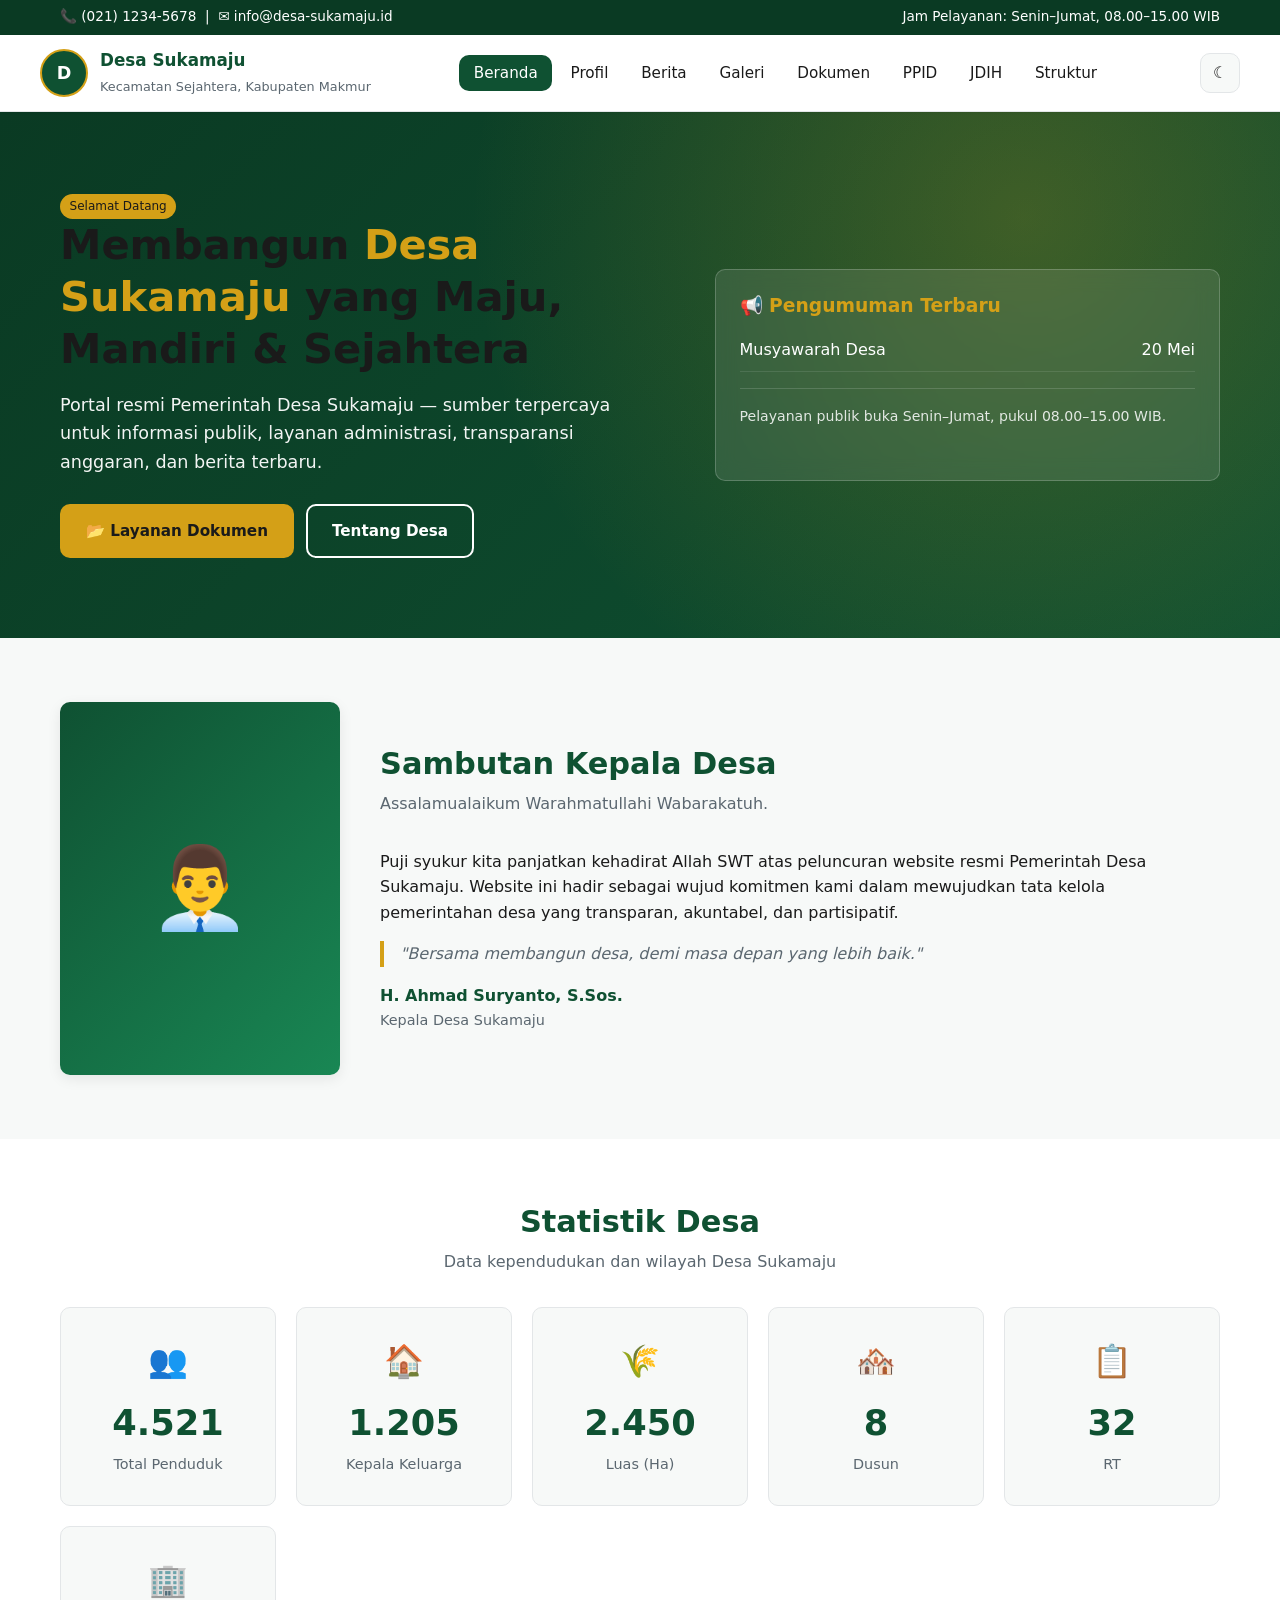
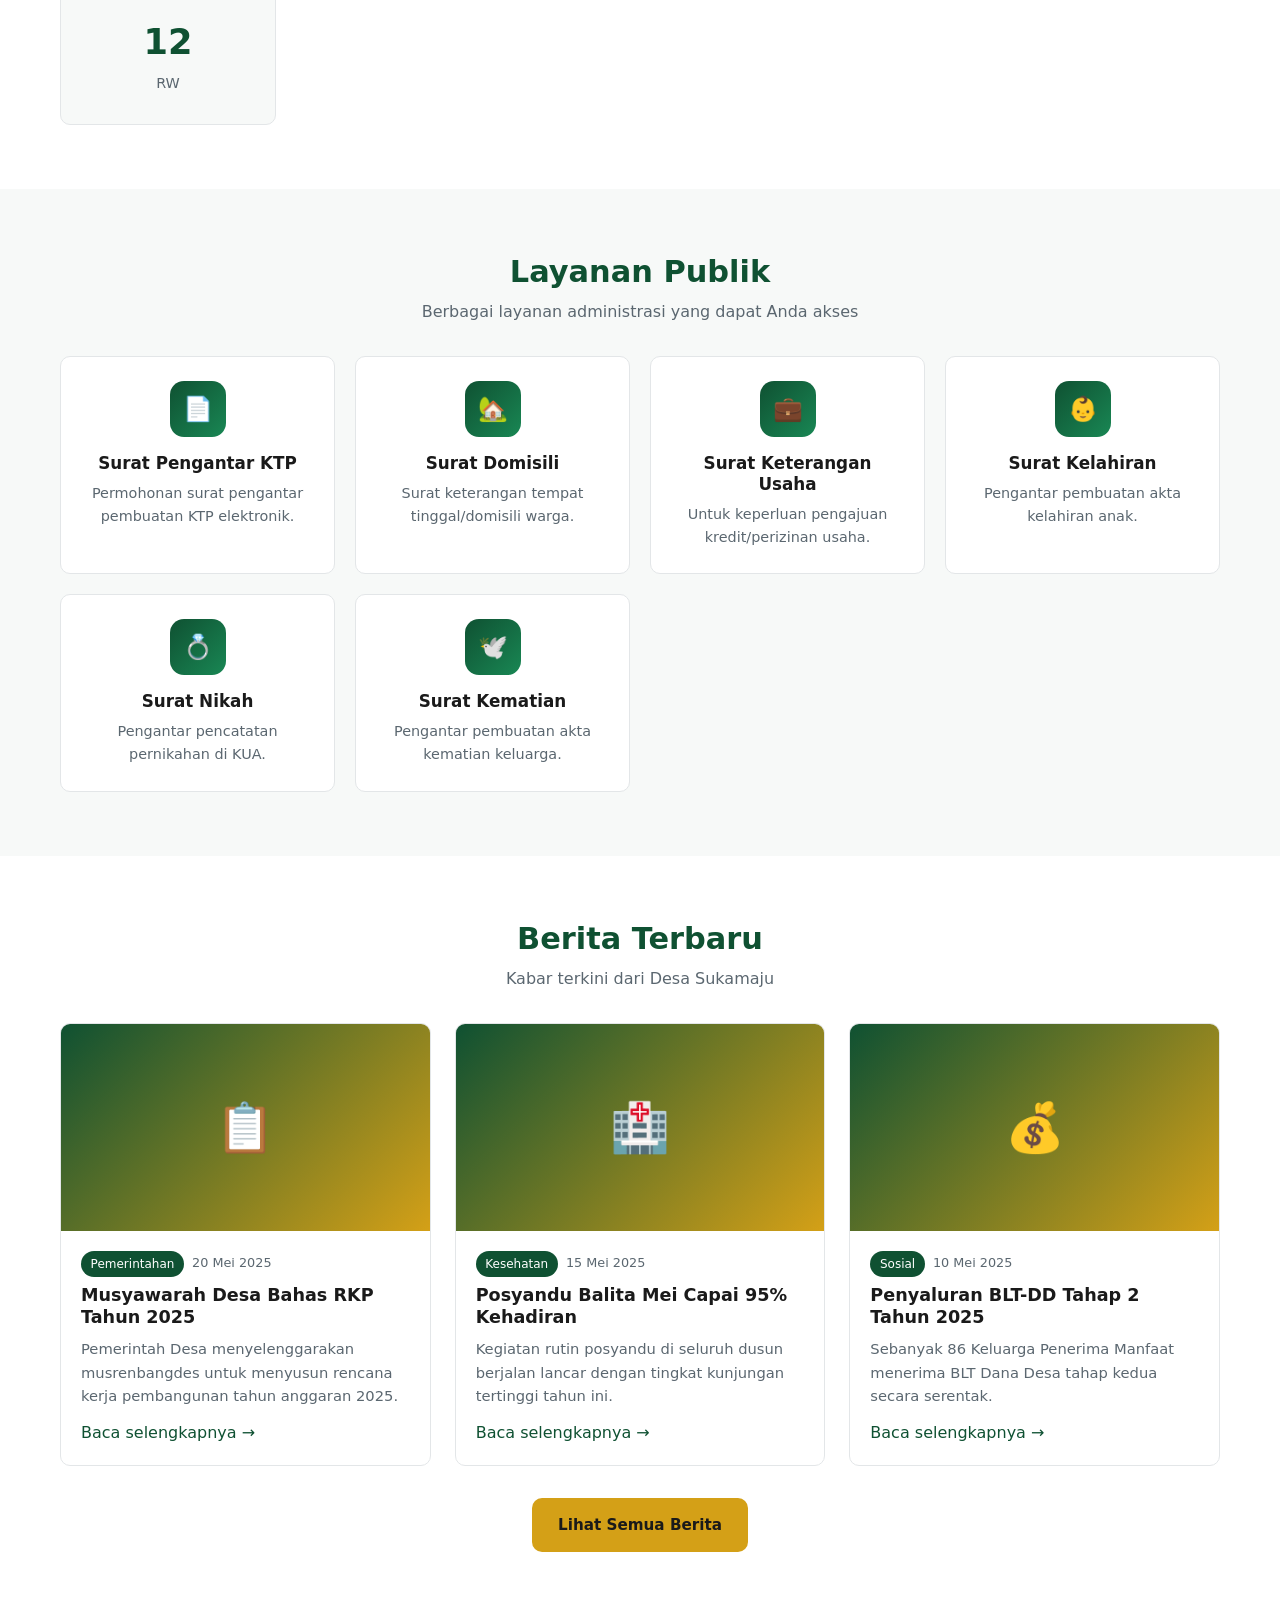
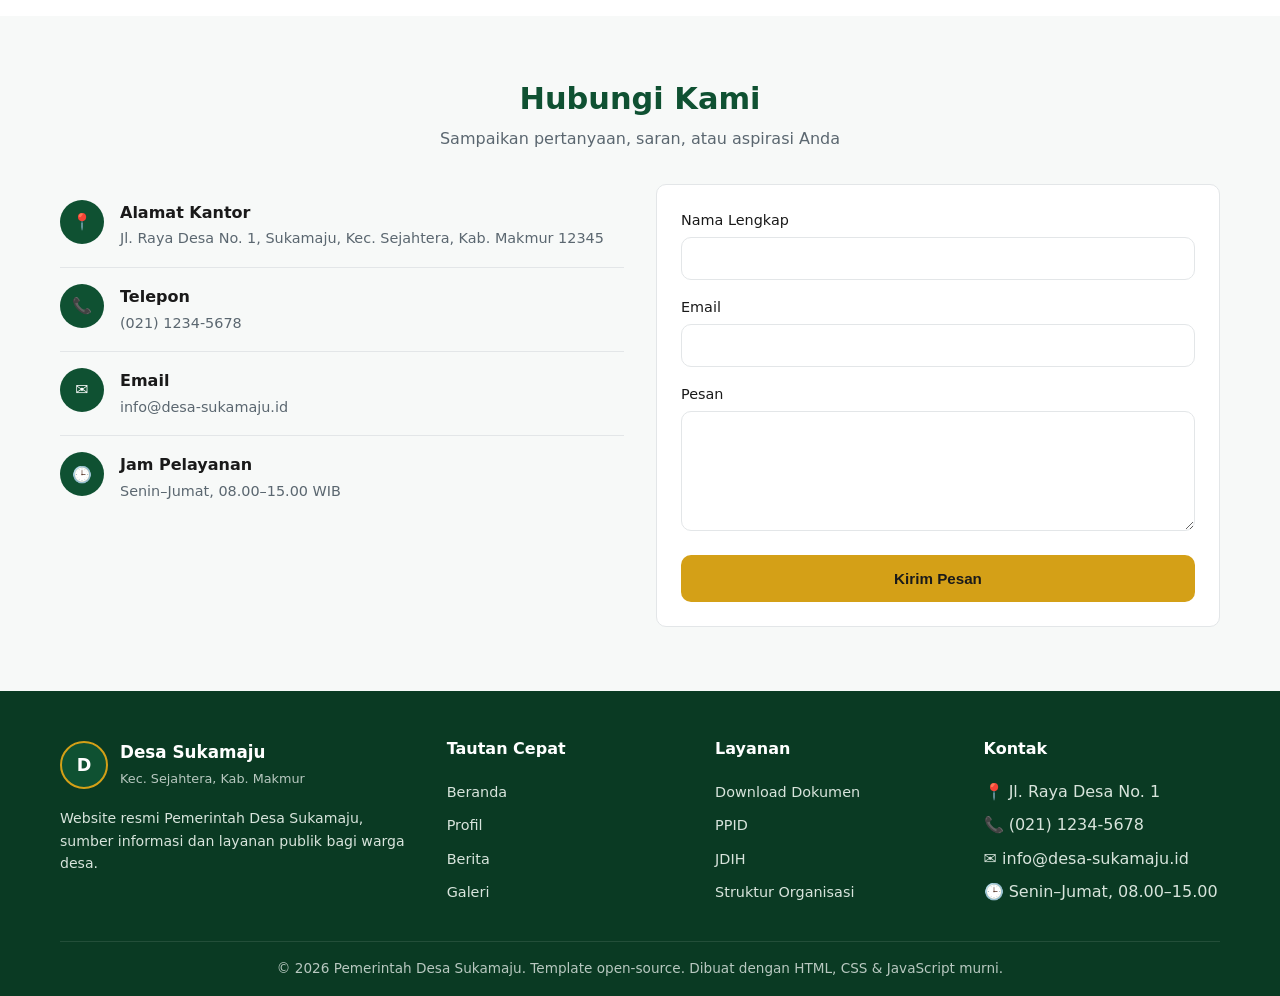
<file: index.html>
<!DOCTYPE html>
<html lang="id">
<head>
  <meta charset="UTF-8">
  <meta name="viewport" content="width=device-width, initial-scale=1.0">
  <meta name="theme-color" content="#0f5132">
  <meta name="description" content="Website resmi Pemerintah Desa Sukamaju. Informasi publik, berita, layanan administrasi, PPID, JDIH, dan transparansi anggaran desa.">
  <meta name="keywords" content="desa, pemerintah desa, sukamaju, ppid, jdih, berita desa, layanan publik">
  <meta name="author" content="Pemerintah Desa Sukamaju">
  <meta property="og:title" content="Beranda — Desa Sukamaju | Website Resmi Pemerintah Desa">
  <meta property="og:description" content="Website resmi Pemerintah Desa Sukamaju. Informasi publik, berita, layanan administrasi, PPID, JDIH, dan transparansi anggaran desa.">
  <meta property="og:type" content="website">
  <link rel="icon" type="image/svg+xml" href="images/favicon.svg">
  <link rel="stylesheet" href="css/style.css">
  <title>Beranda — Desa Sukamaju | Website Resmi Pemerintah Desa</title>
</head>
<body>

<!-- Topbar pemerintahan -->
<div class="topbar">
  <div class="container">
    <span>📞 (021) 1234-5678 &nbsp;|&nbsp; ✉ info@desa-sukamaju.id</span>
    <span>Jam Pelayanan: Senin–Jumat, 08.00–15.00 WIB</span>
  </div>
</div>

<!-- Navbar utama -->
<header class="navbar">
  <div class="container nav-inner">
    <a href="index.html" class="brand" aria-label="Beranda">
      <div class="brand-logo">D</div>
      <div class="brand-text">
        <strong>Desa Sukamaju</strong>
        <span>Kecamatan Sejahtera, Kabupaten Makmur</span>
      </div>
    </a>
    <nav>
      <ul class="nav-menu" id="navMenu">
        <li><a href="index.html" class="active">Beranda</a></li>
        <li><a href="pages/profil.html" class="">Profil</a></li>
        <li><a href="pages/berita.html" class="">Berita</a></li>
        <li><a href="pages/galeri.html" class="">Galeri</a></li>
        <li><a href="pages/dokumen.html" class="">Dokumen</a></li>
        <li><a href="pages/ppid.html" class="">PPID</a></li>
        <li><a href="pages/jdih.html" class="">JDIH</a></li>
        <li><a href="pages/struktur.html" class="">Struktur</a></li>
      </ul>
    </nav>
    <div class="nav-actions">
      <button class="icon-btn" id="themeToggle" aria-label="Ubah tema">☾</button>
      <button class="icon-btn nav-toggle" id="navToggle" aria-label="Buka menu">☰</button>
    </div>
  </div>
</header>


<!-- HERO -->
<section class="hero">
  <div class="container">
    <div class="fade-up">
      <span class="badge" style="background:var(--color-accent);color:#1a1a1a;">Selamat Datang</span>
      <h1>Membangun <span>Desa Sukamaju</span> yang Maju, Mandiri &amp; Sejahtera</h1>
      <p>Portal resmi Pemerintah Desa Sukamaju — sumber terpercaya untuk informasi publik, layanan administrasi, transparansi anggaran, dan berita terbaru.</p>
      <div class="hero-cta">
        <a href="pages/dokumen.html" class="btn btn-primary">📂 Layanan Dokumen</a>
        <a href="pages/profil.html" class="btn btn-outline">Tentang Desa</a>
      </div>
    </div>
    <div class="hero-card fade-up delay-2">
      <h3>📢 Pengumuman Terbaru</h3>
      <ul id="heroTicker">
        <li><span>Musyawarah Desa</span><span>20 Mei</span></li>
        <li><span>Posyandu Balita</span><span>15 Mei</span></li>
        <li><span>Penyaluran BLT-DD</span><span>10 Mei</span></li>
      </ul>
      <hr style="border:none;border-top:1px solid rgba(255,255,255,.15);margin:1rem 0;">
      <p style="font-size:.88rem;opacity:.85;">Pelayanan publik buka Senin–Jumat, pukul 08.00–15.00 WIB.</p>
    </div>
  </div>
</section>

<!-- SAMBUTAN -->
<section class="sambutan">
  <div class="container">
    <div class="sambutan-grid">
      <div class="sambutan-foto" aria-hidden="true">👨‍💼</div>
      <div>
        <h2 class="section-title">Sambutan Kepala Desa</h2>
        <p class="section-sub">Assalamualaikum Warahmatullahi Wabarakatuh.</p>
        <p>Puji syukur kita panjatkan kehadirat Allah SWT atas peluncuran website resmi Pemerintah Desa Sukamaju. Website ini hadir sebagai wujud komitmen kami dalam mewujudkan tata kelola pemerintahan desa yang transparan, akuntabel, dan partisipatif.</p>
        <blockquote>"Bersama membangun desa, demi masa depan yang lebih baik."</blockquote>
        <div class="nama">H. Ahmad Suryanto, S.Sos.</div>
        <div class="jabatan">Kepala Desa Sukamaju</div>
      </div>
    </div>
  </div>
</section>

<!-- STATISTIK -->
<section>
  <div class="container">
    <h2 class="section-title text-center">Statistik Desa</h2>
    <p class="section-sub text-center">Data kependudukan dan wilayah Desa Sukamaju</p>
    <div class="stats-grid">
      <div class="stat-card"><div class="stat-icon">👥</div><span class="stat-num">4.521</span><span class="stat-label">Total Penduduk</span></div>
      <div class="stat-card"><div class="stat-icon">🏠</div><span class="stat-num">1.205</span><span class="stat-label">Kepala Keluarga</span></div>
      <div class="stat-card"><div class="stat-icon">🌾</div><span class="stat-num">2.450</span><span class="stat-label">Luas (Ha)</span></div>
      <div class="stat-card"><div class="stat-icon">🏘️</div><span class="stat-num">8</span><span class="stat-label">Dusun</span></div>
      <div class="stat-card"><div class="stat-icon">📋</div><span class="stat-num">32</span><span class="stat-label">RT</span></div>
      <div class="stat-card"><div class="stat-icon">🏢</div><span class="stat-num">12</span><span class="stat-label">RW</span></div>
    </div>
  </div>
</section>

<!-- LAYANAN -->
<section style="background:var(--color-surface);">
  <div class="container">
    <h2 class="section-title text-center">Layanan Publik</h2>
    <p class="section-sub text-center">Berbagai layanan administrasi yang dapat Anda akses</p>
    <div class="layanan-grid">
      <div class="layanan-card"><div class="icon">📄</div><h3>Surat Pengantar KTP</h3><p>Permohonan surat pengantar pembuatan KTP elektronik.</p></div>
      <div class="layanan-card"><div class="icon">🏡</div><h3>Surat Domisili</h3><p>Surat keterangan tempat tinggal/domisili warga.</p></div>
      <div class="layanan-card"><div class="icon">💼</div><h3>Surat Keterangan Usaha</h3><p>Untuk keperluan pengajuan kredit/perizinan usaha.</p></div>
      <div class="layanan-card"><div class="icon">👶</div><h3>Surat Kelahiran</h3><p>Pengantar pembuatan akta kelahiran anak.</p></div>
      <div class="layanan-card"><div class="icon">💍</div><h3>Surat Nikah</h3><p>Pengantar pencatatan pernikahan di KUA.</p></div>
      <div class="layanan-card"><div class="icon">🕊️</div><h3>Surat Kematian</h3><p>Pengantar pembuatan akta kematian keluarga.</p></div>
    </div>
  </div>
</section>

<!-- BERITA TERBARU -->
<section>
  <div class="container">
    <h2 class="section-title text-center">Berita Terbaru</h2>
    <p class="section-sub text-center">Kabar terkini dari Desa Sukamaju</p>
    <div id="beritaList" class="berita-grid"></div>
    <div class="text-center mt-2"><a href="pages/berita.html" class="btn btn-primary">Lihat Semua Berita</a></div>
  </div>
</section>

<!-- KONTAK -->
<section class="kontak" id="kontak">
  <div class="container">
    <h2 class="section-title text-center">Hubungi Kami</h2>
    <p class="section-sub text-center">Sampaikan pertanyaan, saran, atau aspirasi Anda</p>
    <div class="kontak-grid">
      <div>
        <div class="kontak-item"><div class="ic">📍</div><div><strong>Alamat Kantor</strong><span>Jl. Raya Desa No. 1, Sukamaju, Kec. Sejahtera, Kab. Makmur 12345</span></div></div>
        <div class="kontak-item"><div class="ic">📞</div><div><strong>Telepon</strong><span>(021) 1234-5678</span></div></div>
        <div class="kontak-item"><div class="ic">✉</div><div><strong>Email</strong><span>info@desa-sukamaju.id</span></div></div>
        <div class="kontak-item"><div class="ic">🕒</div><div><strong>Jam Pelayanan</strong><span>Senin–Jumat, 08.00–15.00 WIB</span></div></div>
      </div>
      <form class="kontak-form" id="kontakForm">
        <div class="field"><label for="nama">Nama Lengkap</label><input id="nama" type="text" required></div>
        <div class="field"><label for="email">Email</label><input id="email" type="email" required></div>
        <div class="field"><label for="pesan">Pesan</label><textarea id="pesan" required></textarea></div>
        <button class="btn btn-primary" type="submit" style="width:100%;">Kirim Pesan</button>
      </form>
    </div>
  </div>
</section>


<footer class="footer">
  <div class="container">
    <div class="footer-grid">
      <div>
        <div class="brand" style="margin-bottom:1rem;">
          <div class="brand-logo">D</div>
          <div class="brand-text"><strong>Desa Sukamaju</strong><span>Kec. Sejahtera, Kab. Makmur</span></div>
        </div>
        <p style="font-size:.88rem;line-height:1.6;">Website resmi Pemerintah Desa Sukamaju, sumber informasi dan layanan publik bagi warga desa.</p>
      </div>
      <div>
        <h4>Tautan Cepat</h4>
        <ul>
          <li><a href="index.html">Beranda</a></li>
          <li><a href="pages/profil.html">Profil</a></li>
          <li><a href="pages/berita.html">Berita</a></li>
          <li><a href="pages/galeri.html">Galeri</a></li>
        </ul>
      </div>
      <div>
        <h4>Layanan</h4>
        <ul>
          <li><a href="pages/dokumen.html">Download Dokumen</a></li>
          <li><a href="pages/ppid.html">PPID</a></li>
          <li><a href="pages/jdih.html">JDIH</a></li>
          <li><a href="pages/struktur.html">Struktur Organisasi</a></li>
        </ul>
      </div>
      <div>
        <h4>Kontak</h4>
        <ul>
          <li>📍 Jl. Raya Desa No. 1</li>
          <li>📞 (021) 1234-5678</li>
          <li>✉ info@desa-sukamaju.id</li>
          <li>🕒 Senin–Jumat, 08.00–15.00</li>
        </ul>
      </div>
    </div>
    <div class="footer-bottom">
      © <span id="year"></span> Pemerintah Desa Sukamaju. Template open-source. Dibuat dengan HTML, CSS &amp; JavaScript murni.
    </div>
  </div>
</footer>

<button class="back-to-top" id="backToTop" aria-label="Kembali ke atas">↑</button>

<script src="js/main.js"></script>
<script src="js/data.js"></script><script src="js/render.js"></script><script>renderBeritaList("beritaList", 3);</script>
</body>
</html>
</file>
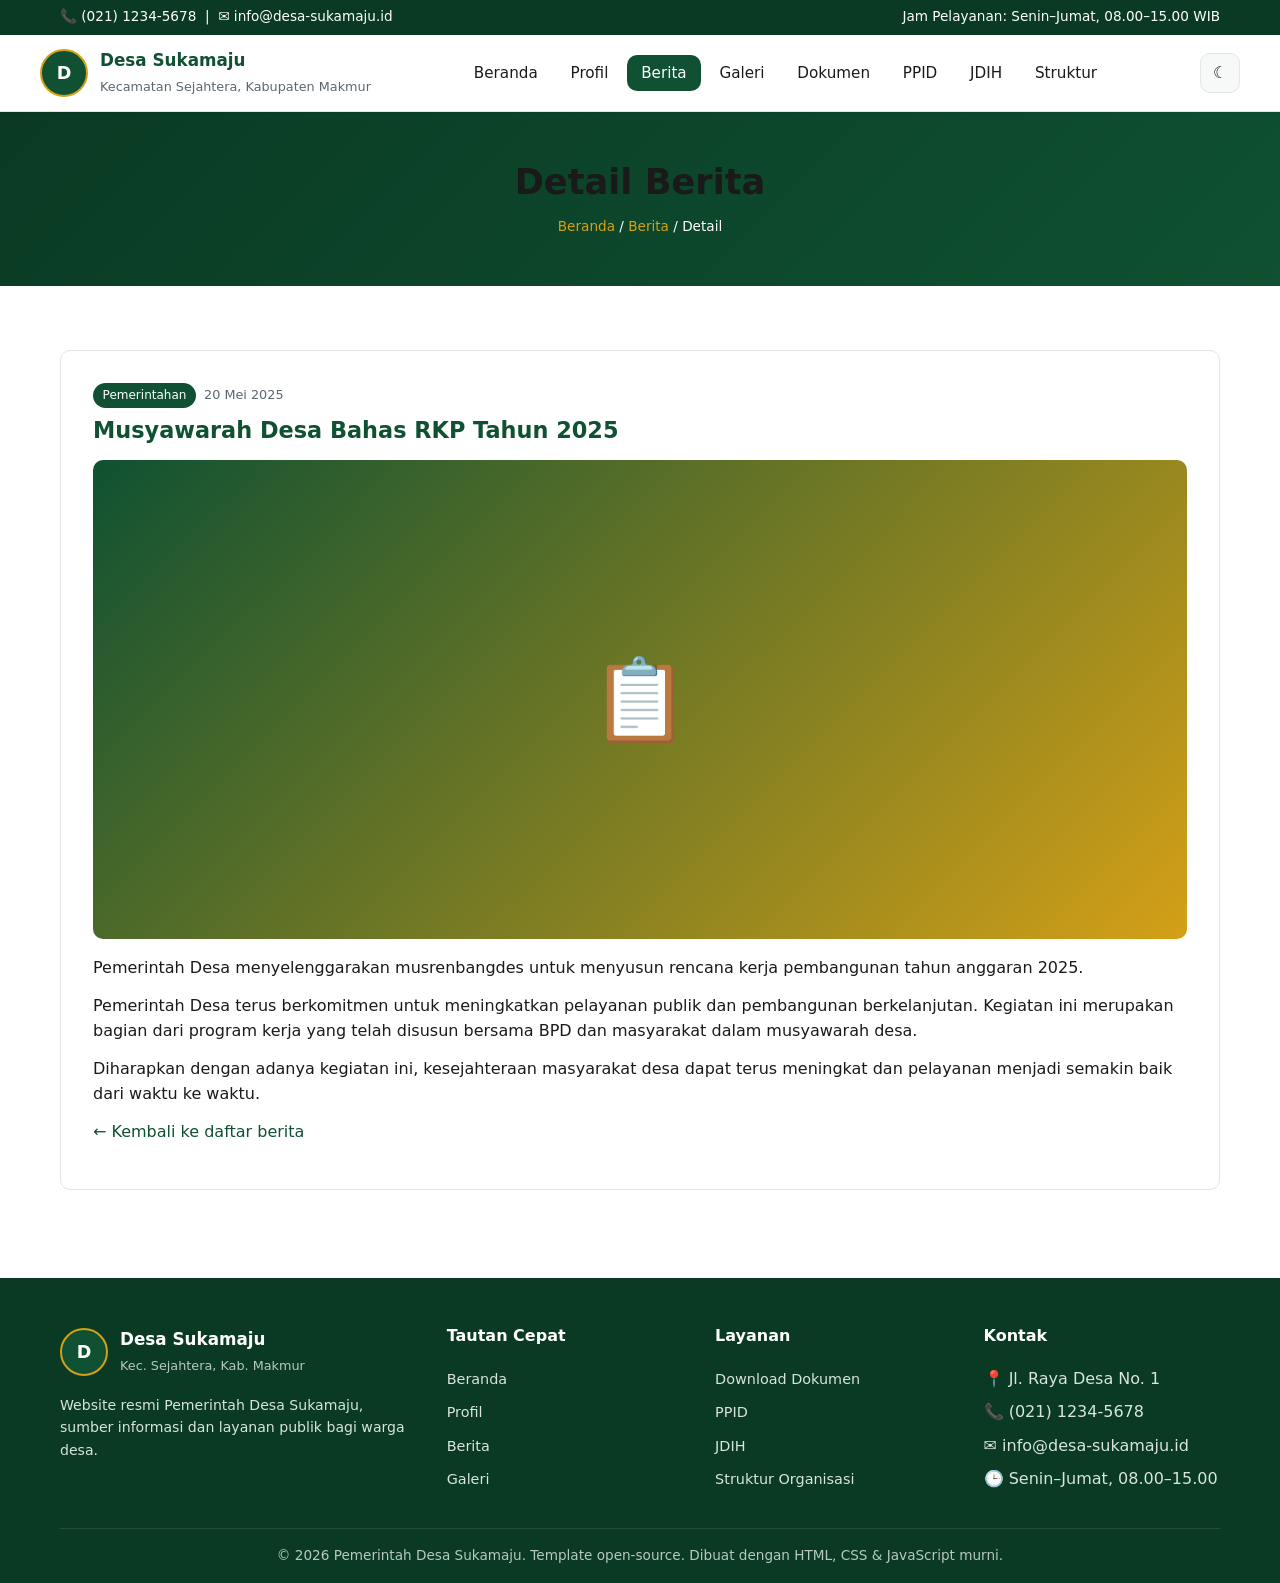
<file: berita-detail.html>
<!DOCTYPE html>
<html lang="id">
<head>
  <meta charset="UTF-8">
  <meta name="viewport" content="width=device-width, initial-scale=1.0">
  <meta name="theme-color" content="#0f5132">
  <meta name="description" content="Halaman detail artikel berita Desa Sukamaju.">
  <meta name="keywords" content="desa, pemerintah desa, sukamaju, ppid, jdih, berita desa, layanan publik">
  <meta name="author" content="Pemerintah Desa Sukamaju">
  <meta property="og:title" content="Detail Berita — Desa Sukamaju">
  <meta property="og:description" content="Halaman detail artikel berita Desa Sukamaju.">
  <meta property="og:type" content="website">
  <link rel="icon" type="image/svg+xml" href="../images/favicon.svg">
  <link rel="stylesheet" href="../css/style.css">
  <title>Detail Berita — Desa Sukamaju</title>
</head>
<body>

<!-- Topbar pemerintahan -->
<div class="topbar">
  <div class="container">
    <span>📞 (021) 1234-5678 &nbsp;|&nbsp; ✉ info@desa-sukamaju.id</span>
    <span>Jam Pelayanan: Senin–Jumat, 08.00–15.00 WIB</span>
  </div>
</div>

<!-- Navbar utama -->
<header class="navbar">
  <div class="container nav-inner">
    <a href="../index.html" class="brand" aria-label="Beranda">
      <div class="brand-logo">D</div>
      <div class="brand-text">
        <strong>Desa Sukamaju</strong>
        <span>Kecamatan Sejahtera, Kabupaten Makmur</span>
      </div>
    </a>
    <nav>
      <ul class="nav-menu" id="navMenu">
        <li><a href="../index.html" class="">Beranda</a></li>
        <li><a href="../pages/profil.html" class="">Profil</a></li>
        <li><a href="../pages/berita.html" class="active">Berita</a></li>
        <li><a href="../pages/galeri.html" class="">Galeri</a></li>
        <li><a href="../pages/dokumen.html" class="">Dokumen</a></li>
        <li><a href="../pages/ppid.html" class="">PPID</a></li>
        <li><a href="../pages/jdih.html" class="">JDIH</a></li>
        <li><a href="../pages/struktur.html" class="">Struktur</a></li>
      </ul>
    </nav>
    <div class="nav-actions">
      <button class="icon-btn" id="themeToggle" aria-label="Ubah tema">☾</button>
      <button class="icon-btn nav-toggle" id="navToggle" aria-label="Buka menu">☰</button>
    </div>
  </div>
</header>


<section class="page-header">
  <div class="container">
    <h1>Detail Berita</h1>
    <div class="breadcrumb"><a href="../index.html">Beranda</a> / <a href="berita.html">Berita</a> / Detail</div>
  </div>
</section>
<section><div class="container"><div id="beritaDetail"></div></div></section>


<footer class="footer">
  <div class="container">
    <div class="footer-grid">
      <div>
        <div class="brand" style="margin-bottom:1rem;">
          <div class="brand-logo">D</div>
          <div class="brand-text"><strong>Desa Sukamaju</strong><span>Kec. Sejahtera, Kab. Makmur</span></div>
        </div>
        <p style="font-size:.88rem;line-height:1.6;">Website resmi Pemerintah Desa Sukamaju, sumber informasi dan layanan publik bagi warga desa.</p>
      </div>
      <div>
        <h4>Tautan Cepat</h4>
        <ul>
          <li><a href="../index.html">Beranda</a></li>
          <li><a href="../pages/profil.html">Profil</a></li>
          <li><a href="../pages/berita.html">Berita</a></li>
          <li><a href="../pages/galeri.html">Galeri</a></li>
        </ul>
      </div>
      <div>
        <h4>Layanan</h4>
        <ul>
          <li><a href="../pages/dokumen.html">Download Dokumen</a></li>
          <li><a href="../pages/ppid.html">PPID</a></li>
          <li><a href="../pages/jdih.html">JDIH</a></li>
          <li><a href="../pages/struktur.html">Struktur Organisasi</a></li>
        </ul>
      </div>
      <div>
        <h4>Kontak</h4>
        <ul>
          <li>📍 Jl. Raya Desa No. 1</li>
          <li>📞 (021) 1234-5678</li>
          <li>✉ info@desa-sukamaju.id</li>
          <li>🕒 Senin–Jumat, 08.00–15.00</li>
        </ul>
      </div>
    </div>
    <div class="footer-bottom">
      © <span id="year"></span> Pemerintah Desa Sukamaju. Template open-source. Dibuat dengan HTML, CSS &amp; JavaScript murni.
    </div>
  </div>
</footer>

<button class="back-to-top" id="backToTop" aria-label="Kembali ke atas">↑</button>

<script src="../js/main.js"></script>
<script src="../js/data.js"></script><script src="../js/render.js"></script><script>renderBeritaDetail("beritaDetail");</script>
</body>
</html>
</file>
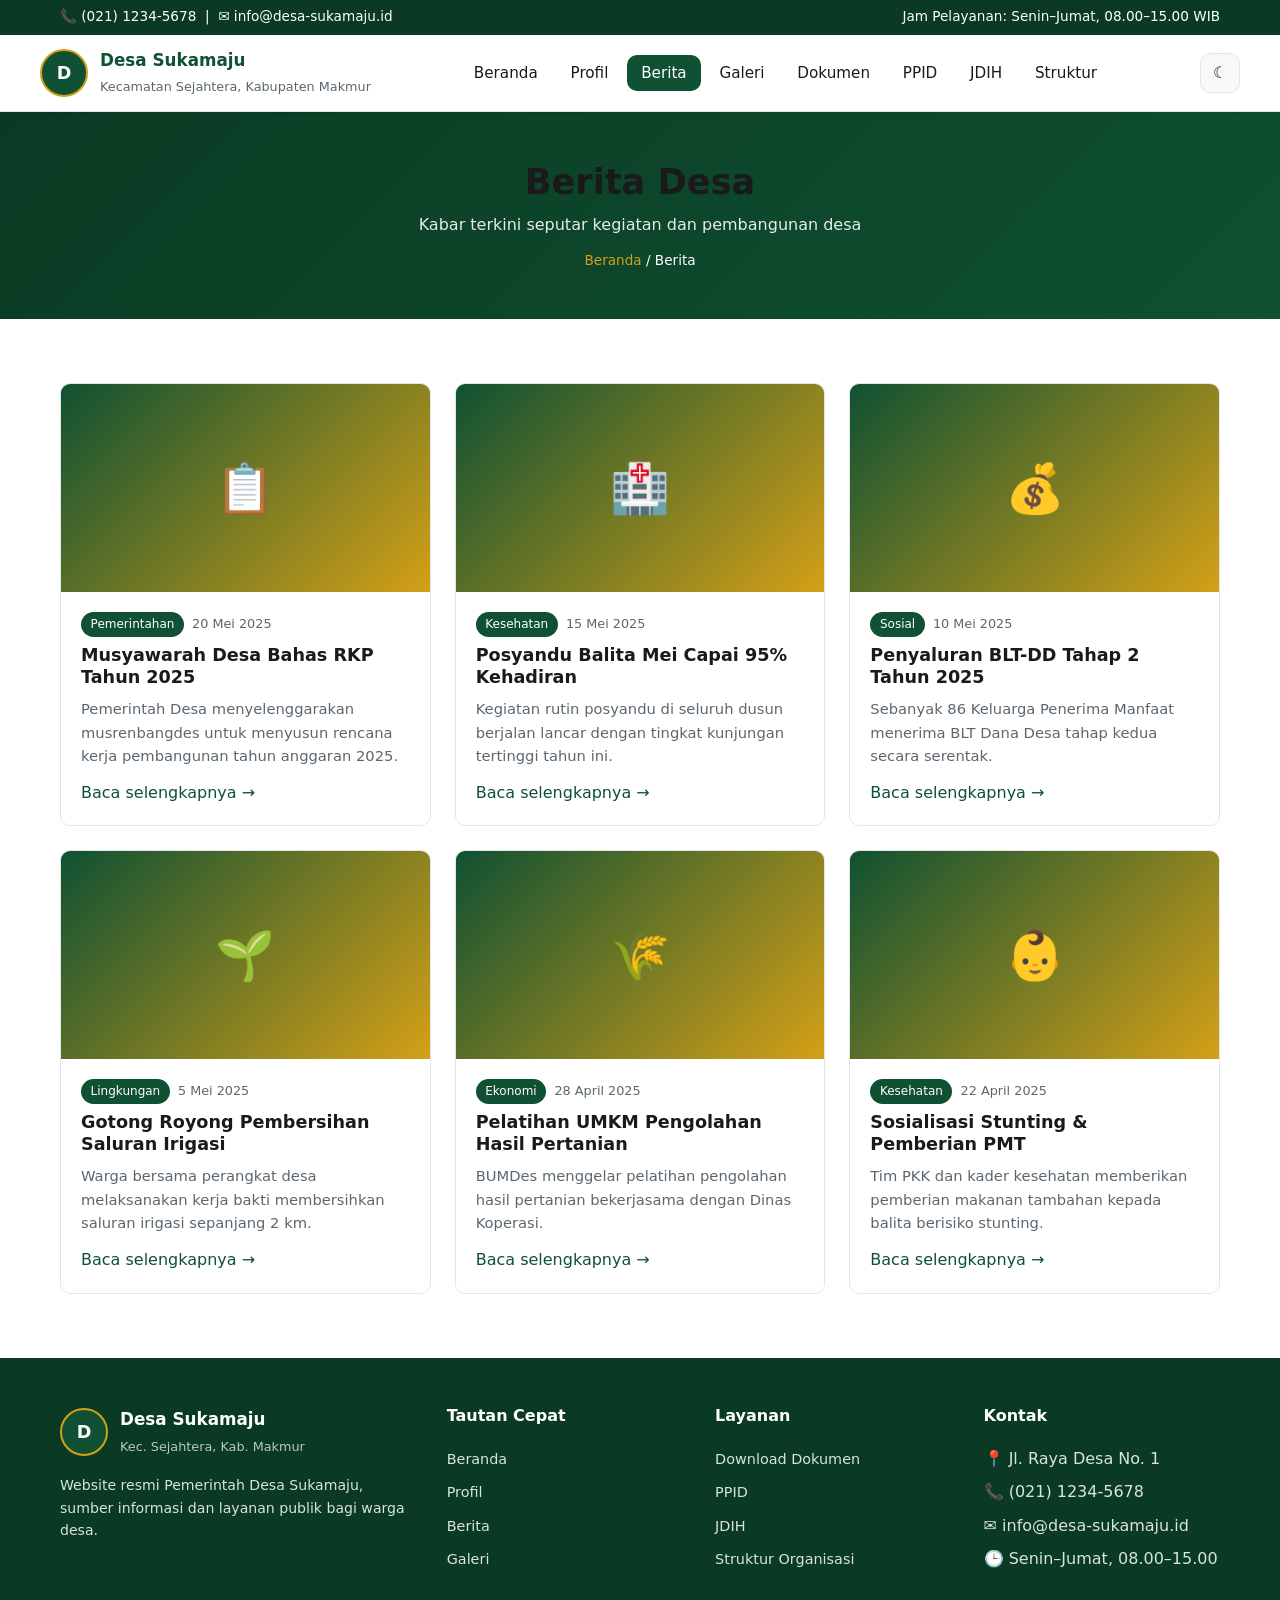
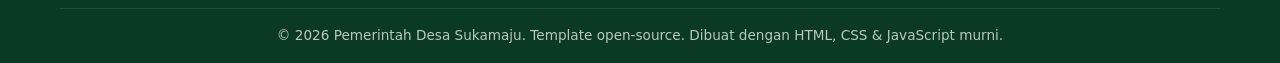
<file: berita.html>
<!DOCTYPE html>
<html lang="id">
<head>
  <meta charset="UTF-8">
  <meta name="viewport" content="width=device-width, initial-scale=1.0">
  <meta name="theme-color" content="#0f5132">
  <meta name="description" content="Kumpulan berita dan kabar terbaru dari Desa Sukamaju.">
  <meta name="keywords" content="desa, pemerintah desa, sukamaju, ppid, jdih, berita desa, layanan publik">
  <meta name="author" content="Pemerintah Desa Sukamaju">
  <meta property="og:title" content="Berita — Desa Sukamaju">
  <meta property="og:description" content="Kumpulan berita dan kabar terbaru dari Desa Sukamaju.">
  <meta property="og:type" content="website">
  <link rel="icon" type="image/svg+xml" href="../images/favicon.svg">
  <link rel="stylesheet" href="../css/style.css">
  <title>Berita — Desa Sukamaju</title>
</head>
<body>

<!-- Topbar pemerintahan -->
<div class="topbar">
  <div class="container">
    <span>📞 (021) 1234-5678 &nbsp;|&nbsp; ✉ info@desa-sukamaju.id</span>
    <span>Jam Pelayanan: Senin–Jumat, 08.00–15.00 WIB</span>
  </div>
</div>

<!-- Navbar utama -->
<header class="navbar">
  <div class="container nav-inner">
    <a href="../index.html" class="brand" aria-label="Beranda">
      <div class="brand-logo">D</div>
      <div class="brand-text">
        <strong>Desa Sukamaju</strong>
        <span>Kecamatan Sejahtera, Kabupaten Makmur</span>
      </div>
    </a>
    <nav>
      <ul class="nav-menu" id="navMenu">
        <li><a href="../index.html" class="">Beranda</a></li>
        <li><a href="../pages/profil.html" class="">Profil</a></li>
        <li><a href="../pages/berita.html" class="active">Berita</a></li>
        <li><a href="../pages/galeri.html" class="">Galeri</a></li>
        <li><a href="../pages/dokumen.html" class="">Dokumen</a></li>
        <li><a href="../pages/ppid.html" class="">PPID</a></li>
        <li><a href="../pages/jdih.html" class="">JDIH</a></li>
        <li><a href="../pages/struktur.html" class="">Struktur</a></li>
      </ul>
    </nav>
    <div class="nav-actions">
      <button class="icon-btn" id="themeToggle" aria-label="Ubah tema">☾</button>
      <button class="icon-btn nav-toggle" id="navToggle" aria-label="Buka menu">☰</button>
    </div>
  </div>
</header>


<section class="page-header">
  <div class="container">
    <h1>Berita Desa</h1>
    <p>Kabar terkini seputar kegiatan dan pembangunan desa</p>
    <div class="breadcrumb"><a href="../index.html">Beranda</a> / Berita</div>
  </div>
</section>
<section>
  <div class="container">
    <div id="beritaList" class="berita-grid"></div>
  </div>
</section>


<footer class="footer">
  <div class="container">
    <div class="footer-grid">
      <div>
        <div class="brand" style="margin-bottom:1rem;">
          <div class="brand-logo">D</div>
          <div class="brand-text"><strong>Desa Sukamaju</strong><span>Kec. Sejahtera, Kab. Makmur</span></div>
        </div>
        <p style="font-size:.88rem;line-height:1.6;">Website resmi Pemerintah Desa Sukamaju, sumber informasi dan layanan publik bagi warga desa.</p>
      </div>
      <div>
        <h4>Tautan Cepat</h4>
        <ul>
          <li><a href="../index.html">Beranda</a></li>
          <li><a href="../pages/profil.html">Profil</a></li>
          <li><a href="../pages/berita.html">Berita</a></li>
          <li><a href="../pages/galeri.html">Galeri</a></li>
        </ul>
      </div>
      <div>
        <h4>Layanan</h4>
        <ul>
          <li><a href="../pages/dokumen.html">Download Dokumen</a></li>
          <li><a href="../pages/ppid.html">PPID</a></li>
          <li><a href="../pages/jdih.html">JDIH</a></li>
          <li><a href="../pages/struktur.html">Struktur Organisasi</a></li>
        </ul>
      </div>
      <div>
        <h4>Kontak</h4>
        <ul>
          <li>📍 Jl. Raya Desa No. 1</li>
          <li>📞 (021) 1234-5678</li>
          <li>✉ info@desa-sukamaju.id</li>
          <li>🕒 Senin–Jumat, 08.00–15.00</li>
        </ul>
      </div>
    </div>
    <div class="footer-bottom">
      © <span id="year"></span> Pemerintah Desa Sukamaju. Template open-source. Dibuat dengan HTML, CSS &amp; JavaScript murni.
    </div>
  </div>
</footer>

<button class="back-to-top" id="backToTop" aria-label="Kembali ke atas">↑</button>

<script src="../js/main.js"></script>
<script src="../js/data.js"></script><script src="../js/render.js"></script><script>renderBeritaList("beritaList");</script>
</body>
</html>
</file>
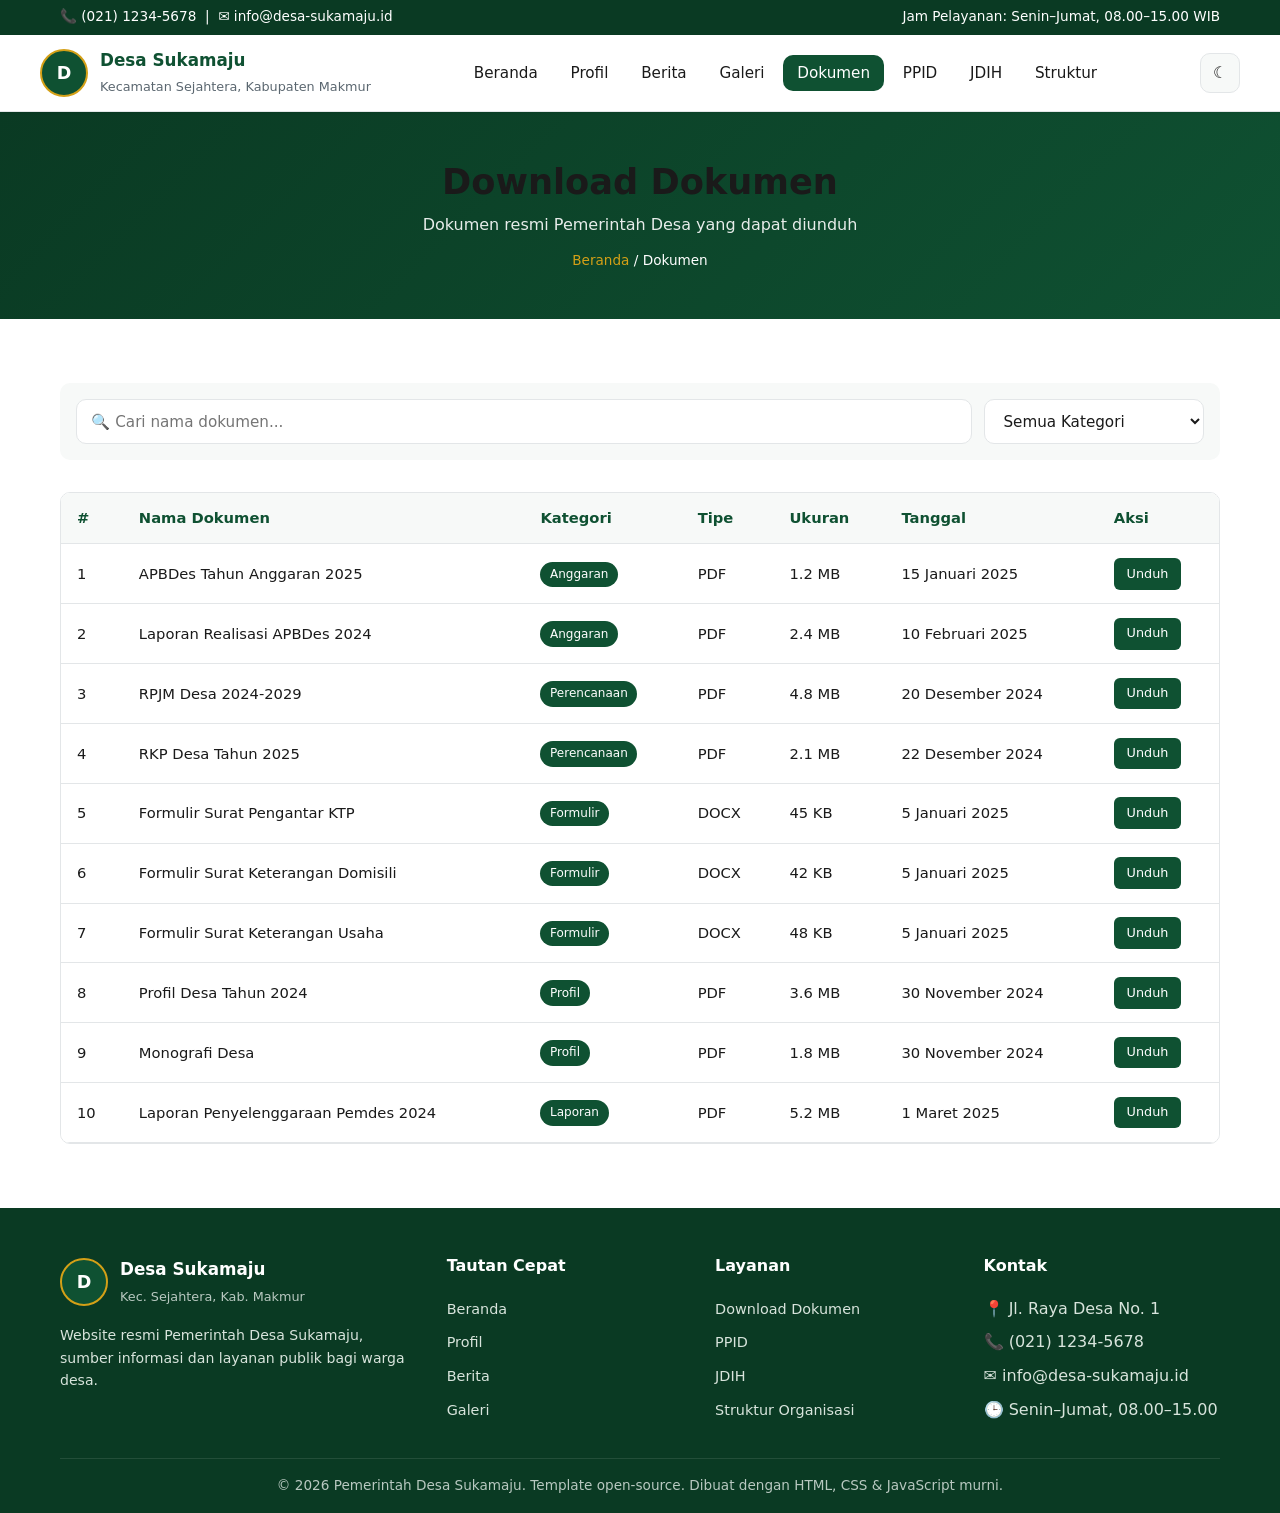
<file: dokumen.html>
<!DOCTYPE html>
<html lang="id">
<head>
  <meta charset="UTF-8">
  <meta name="viewport" content="width=device-width, initial-scale=1.0">
  <meta name="theme-color" content="#0f5132">
  <meta name="description" content="Daftar dokumen resmi Pemerintah Desa Sukamaju yang dapat diunduh berdasarkan kategori.">
  <meta name="keywords" content="desa, pemerintah desa, sukamaju, ppid, jdih, berita desa, layanan publik">
  <meta name="author" content="Pemerintah Desa Sukamaju">
  <meta property="og:title" content="Download Dokumen — Desa Sukamaju">
  <meta property="og:description" content="Daftar dokumen resmi Pemerintah Desa Sukamaju yang dapat diunduh berdasarkan kategori.">
  <meta property="og:type" content="website">
  <link rel="icon" type="image/svg+xml" href="../images/favicon.svg">
  <link rel="stylesheet" href="../css/style.css">
  <title>Download Dokumen — Desa Sukamaju</title>
</head>
<body>

<!-- Topbar pemerintahan -->
<div class="topbar">
  <div class="container">
    <span>📞 (021) 1234-5678 &nbsp;|&nbsp; ✉ info@desa-sukamaju.id</span>
    <span>Jam Pelayanan: Senin–Jumat, 08.00–15.00 WIB</span>
  </div>
</div>

<!-- Navbar utama -->
<header class="navbar">
  <div class="container nav-inner">
    <a href="../index.html" class="brand" aria-label="Beranda">
      <div class="brand-logo">D</div>
      <div class="brand-text">
        <strong>Desa Sukamaju</strong>
        <span>Kecamatan Sejahtera, Kabupaten Makmur</span>
      </div>
    </a>
    <nav>
      <ul class="nav-menu" id="navMenu">
        <li><a href="../index.html" class="">Beranda</a></li>
        <li><a href="../pages/profil.html" class="">Profil</a></li>
        <li><a href="../pages/berita.html" class="">Berita</a></li>
        <li><a href="../pages/galeri.html" class="">Galeri</a></li>
        <li><a href="../pages/dokumen.html" class="active">Dokumen</a></li>
        <li><a href="../pages/ppid.html" class="">PPID</a></li>
        <li><a href="../pages/jdih.html" class="">JDIH</a></li>
        <li><a href="../pages/struktur.html" class="">Struktur</a></li>
      </ul>
    </nav>
    <div class="nav-actions">
      <button class="icon-btn" id="themeToggle" aria-label="Ubah tema">☾</button>
      <button class="icon-btn nav-toggle" id="navToggle" aria-label="Buka menu">☰</button>
    </div>
  </div>
</header>


<section class="page-header">
  <div class="container">
    <h1>Download Dokumen</h1>
    <p>Dokumen resmi Pemerintah Desa yang dapat diunduh</p>
    <div class="breadcrumb"><a href="../index.html">Beranda</a> / Dokumen</div>
  </div>
</section>
<section>
  <div class="container">
    <div class="filter-bar">
      <input class="filter-input" id="docSearch" type="search" placeholder="🔍 Cari nama dokumen...">
      <select class="filter-input" id="docKategori" style="max-width:220px;">
        <option value="all">Semua Kategori</option>
        <option>Anggaran</option>
        <option>Perencanaan</option>
        <option>Formulir</option>
        <option>Profil</option>
        <option>Laporan</option>
      </select>
    </div>
    <div class="table-wrap">
      <table class="data-table">
        <thead><tr><th>#</th><th>Nama Dokumen</th><th>Kategori</th><th>Tipe</th><th>Ukuran</th><th>Tanggal</th><th>Aksi</th></tr></thead>
        <tbody id="docTbody"></tbody>
      </table>
    </div>
  </div>
</section>


<footer class="footer">
  <div class="container">
    <div class="footer-grid">
      <div>
        <div class="brand" style="margin-bottom:1rem;">
          <div class="brand-logo">D</div>
          <div class="brand-text"><strong>Desa Sukamaju</strong><span>Kec. Sejahtera, Kab. Makmur</span></div>
        </div>
        <p style="font-size:.88rem;line-height:1.6;">Website resmi Pemerintah Desa Sukamaju, sumber informasi dan layanan publik bagi warga desa.</p>
      </div>
      <div>
        <h4>Tautan Cepat</h4>
        <ul>
          <li><a href="../index.html">Beranda</a></li>
          <li><a href="../pages/profil.html">Profil</a></li>
          <li><a href="../pages/berita.html">Berita</a></li>
          <li><a href="../pages/galeri.html">Galeri</a></li>
        </ul>
      </div>
      <div>
        <h4>Layanan</h4>
        <ul>
          <li><a href="../pages/dokumen.html">Download Dokumen</a></li>
          <li><a href="../pages/ppid.html">PPID</a></li>
          <li><a href="../pages/jdih.html">JDIH</a></li>
          <li><a href="../pages/struktur.html">Struktur Organisasi</a></li>
        </ul>
      </div>
      <div>
        <h4>Kontak</h4>
        <ul>
          <li>📍 Jl. Raya Desa No. 1</li>
          <li>📞 (021) 1234-5678</li>
          <li>✉ info@desa-sukamaju.id</li>
          <li>🕒 Senin–Jumat, 08.00–15.00</li>
        </ul>
      </div>
    </div>
    <div class="footer-bottom">
      © <span id="year"></span> Pemerintah Desa Sukamaju. Template open-source. Dibuat dengan HTML, CSS &amp; JavaScript murni.
    </div>
  </div>
</footer>

<button class="back-to-top" id="backToTop" aria-label="Kembali ke atas">↑</button>

<script src="../js/main.js"></script>
<script src="../js/data.js"></script><script src="../js/render.js"></script><script>renderDokumen("docTbody","docSearch","docKategori");</script>
</body>
</html>
</file>
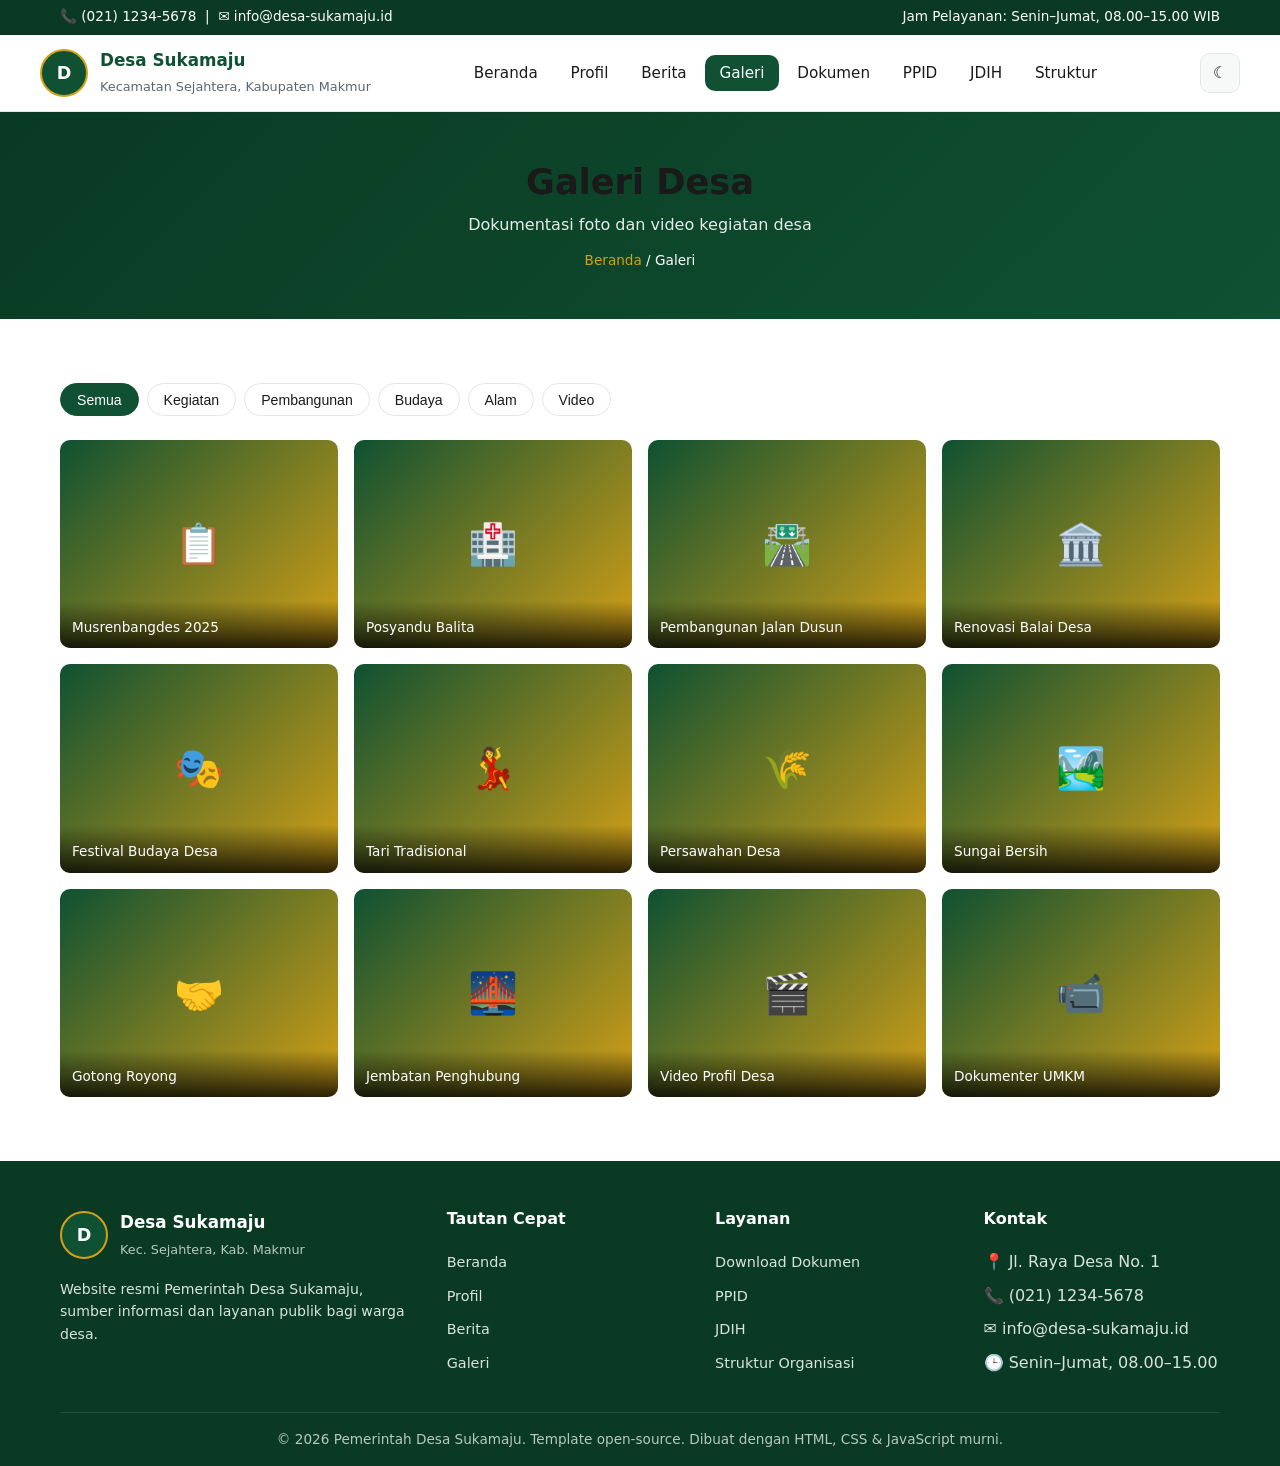
<file: galeri.html>
<!DOCTYPE html>
<html lang="id">
<head>
  <meta charset="UTF-8">
  <meta name="viewport" content="width=device-width, initial-scale=1.0">
  <meta name="theme-color" content="#0f5132">
  <meta name="description" content="Galeri foto dan video kegiatan Desa Sukamaju dengan filter kategori.">
  <meta name="keywords" content="desa, pemerintah desa, sukamaju, ppid, jdih, berita desa, layanan publik">
  <meta name="author" content="Pemerintah Desa Sukamaju">
  <meta property="og:title" content="Galeri — Desa Sukamaju">
  <meta property="og:description" content="Galeri foto dan video kegiatan Desa Sukamaju dengan filter kategori.">
  <meta property="og:type" content="website">
  <link rel="icon" type="image/svg+xml" href="../images/favicon.svg">
  <link rel="stylesheet" href="../css/style.css">
  <title>Galeri — Desa Sukamaju</title>
</head>
<body>

<!-- Topbar pemerintahan -->
<div class="topbar">
  <div class="container">
    <span>📞 (021) 1234-5678 &nbsp;|&nbsp; ✉ info@desa-sukamaju.id</span>
    <span>Jam Pelayanan: Senin–Jumat, 08.00–15.00 WIB</span>
  </div>
</div>

<!-- Navbar utama -->
<header class="navbar">
  <div class="container nav-inner">
    <a href="../index.html" class="brand" aria-label="Beranda">
      <div class="brand-logo">D</div>
      <div class="brand-text">
        <strong>Desa Sukamaju</strong>
        <span>Kecamatan Sejahtera, Kabupaten Makmur</span>
      </div>
    </a>
    <nav>
      <ul class="nav-menu" id="navMenu">
        <li><a href="../index.html" class="">Beranda</a></li>
        <li><a href="../pages/profil.html" class="">Profil</a></li>
        <li><a href="../pages/berita.html" class="">Berita</a></li>
        <li><a href="../pages/galeri.html" class="active">Galeri</a></li>
        <li><a href="../pages/dokumen.html" class="">Dokumen</a></li>
        <li><a href="../pages/ppid.html" class="">PPID</a></li>
        <li><a href="../pages/jdih.html" class="">JDIH</a></li>
        <li><a href="../pages/struktur.html" class="">Struktur</a></li>
      </ul>
    </nav>
    <div class="nav-actions">
      <button class="icon-btn" id="themeToggle" aria-label="Ubah tema">☾</button>
      <button class="icon-btn nav-toggle" id="navToggle" aria-label="Buka menu">☰</button>
    </div>
  </div>
</header>


<section class="page-header">
  <div class="container">
    <h1>Galeri Desa</h1>
    <p>Dokumentasi foto dan video kegiatan desa</p>
    <div class="breadcrumb"><a href="../index.html">Beranda</a> / Galeri</div>
  </div>
</section>
<section>
  <div class="container">
    <div class="filter-chips" id="galeriChips">
      <button class="chip active" data-kategori="all">Semua</button>
      <button class="chip" data-kategori="kegiatan">Kegiatan</button>
      <button class="chip" data-kategori="pembangunan">Pembangunan</button>
      <button class="chip" data-kategori="budaya">Budaya</button>
      <button class="chip" data-kategori="alam">Alam</button>
      <button class="chip" data-kategori="video">Video</button>
    </div>
    <div class="gallery-grid" id="galeriGrid"></div>
  </div>
</section>


<footer class="footer">
  <div class="container">
    <div class="footer-grid">
      <div>
        <div class="brand" style="margin-bottom:1rem;">
          <div class="brand-logo">D</div>
          <div class="brand-text"><strong>Desa Sukamaju</strong><span>Kec. Sejahtera, Kab. Makmur</span></div>
        </div>
        <p style="font-size:.88rem;line-height:1.6;">Website resmi Pemerintah Desa Sukamaju, sumber informasi dan layanan publik bagi warga desa.</p>
      </div>
      <div>
        <h4>Tautan Cepat</h4>
        <ul>
          <li><a href="../index.html">Beranda</a></li>
          <li><a href="../pages/profil.html">Profil</a></li>
          <li><a href="../pages/berita.html">Berita</a></li>
          <li><a href="../pages/galeri.html">Galeri</a></li>
        </ul>
      </div>
      <div>
        <h4>Layanan</h4>
        <ul>
          <li><a href="../pages/dokumen.html">Download Dokumen</a></li>
          <li><a href="../pages/ppid.html">PPID</a></li>
          <li><a href="../pages/jdih.html">JDIH</a></li>
          <li><a href="../pages/struktur.html">Struktur Organisasi</a></li>
        </ul>
      </div>
      <div>
        <h4>Kontak</h4>
        <ul>
          <li>📍 Jl. Raya Desa No. 1</li>
          <li>📞 (021) 1234-5678</li>
          <li>✉ info@desa-sukamaju.id</li>
          <li>🕒 Senin–Jumat, 08.00–15.00</li>
        </ul>
      </div>
    </div>
    <div class="footer-bottom">
      © <span id="year"></span> Pemerintah Desa Sukamaju. Template open-source. Dibuat dengan HTML, CSS &amp; JavaScript murni.
    </div>
  </div>
</footer>

<button class="back-to-top" id="backToTop" aria-label="Kembali ke atas">↑</button>

<script src="../js/main.js"></script>
<script src="../js/data.js"></script><script src="../js/render.js"></script><script>renderGaleri("galeriGrid","galeriChips");</script>
</body>
</html>
</file>
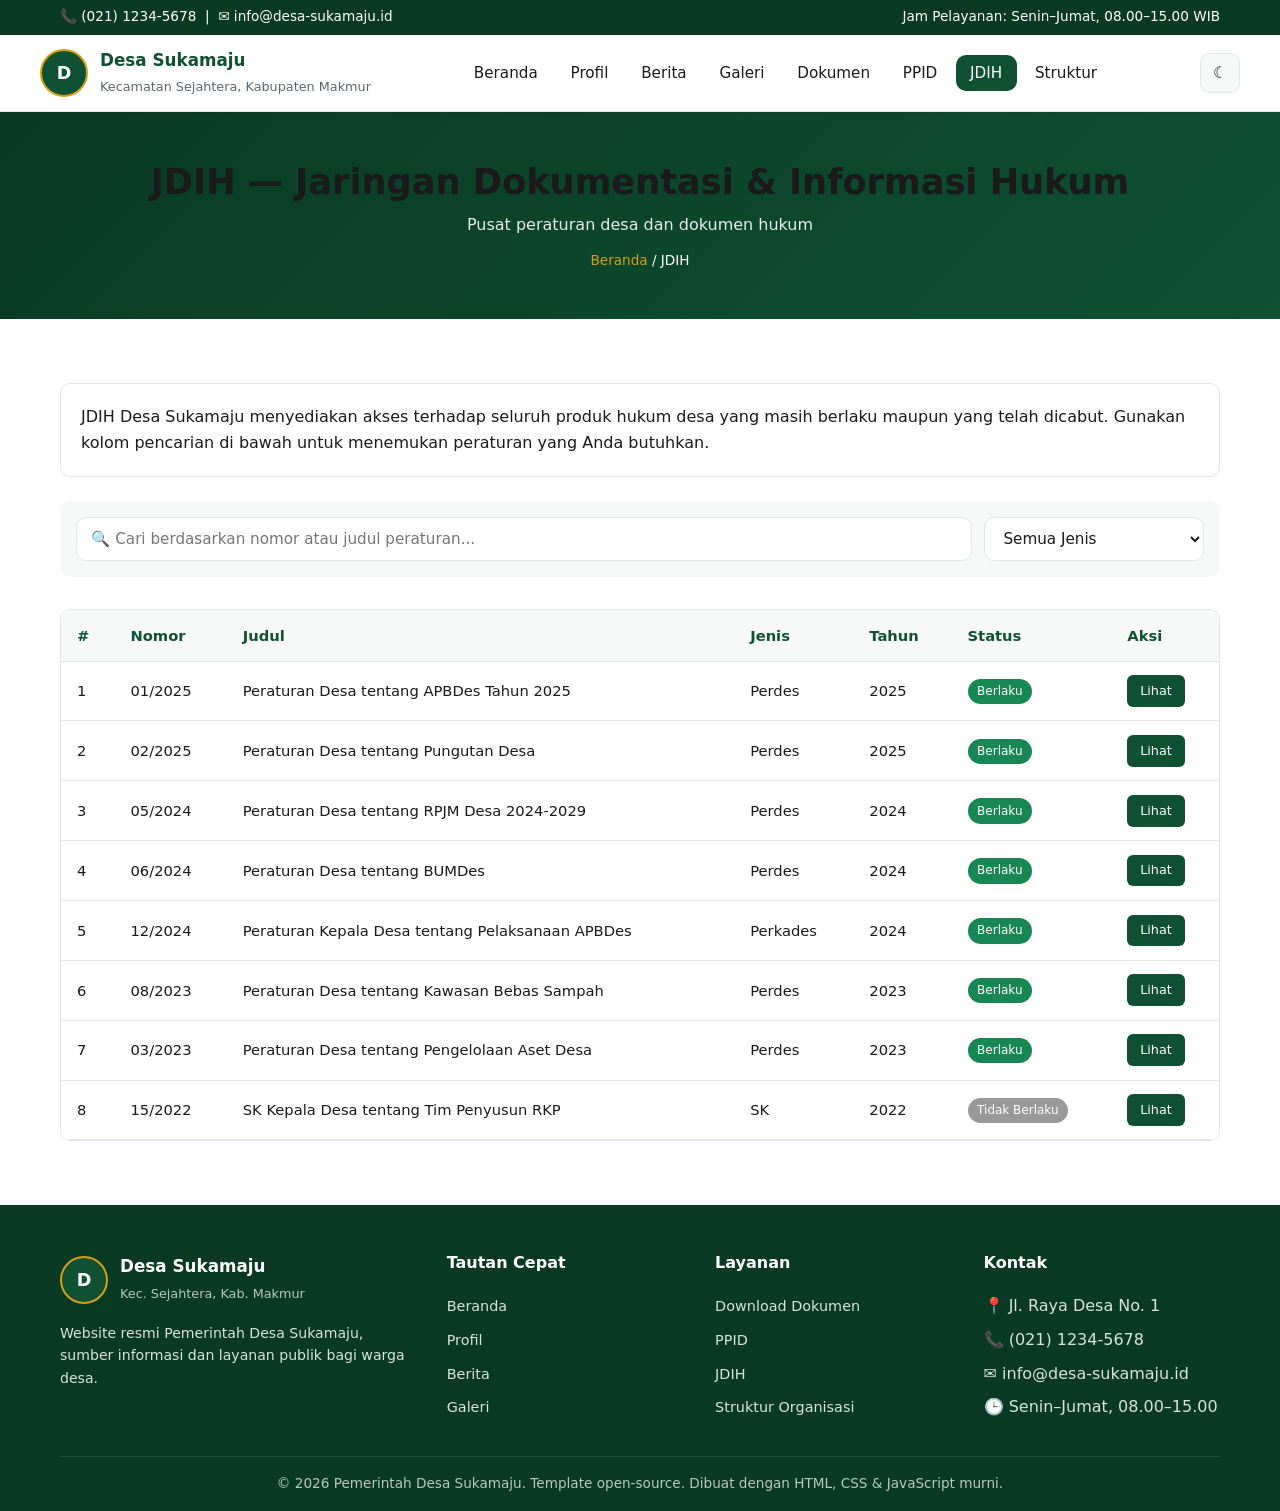
<file: jdih.html>
<!DOCTYPE html>
<html lang="id">
<head>
  <meta charset="UTF-8">
  <meta name="viewport" content="width=device-width, initial-scale=1.0">
  <meta name="theme-color" content="#0f5132">
  <meta name="description" content="Jaringan Dokumentasi dan Informasi Hukum Desa Sukamaju. Daftar Perdes, Perkades, dan SK yang dapat dicari.">
  <meta name="keywords" content="desa, pemerintah desa, sukamaju, ppid, jdih, berita desa, layanan publik">
  <meta name="author" content="Pemerintah Desa Sukamaju">
  <meta property="og:title" content="JDIH — Desa Sukamaju">
  <meta property="og:description" content="Jaringan Dokumentasi dan Informasi Hukum Desa Sukamaju. Daftar Perdes, Perkades, dan SK yang dapat dicari.">
  <meta property="og:type" content="website">
  <link rel="icon" type="image/svg+xml" href="../images/favicon.svg">
  <link rel="stylesheet" href="../css/style.css">
  <title>JDIH — Desa Sukamaju</title>
</head>
<body>

<!-- Topbar pemerintahan -->
<div class="topbar">
  <div class="container">
    <span>📞 (021) 1234-5678 &nbsp;|&nbsp; ✉ info@desa-sukamaju.id</span>
    <span>Jam Pelayanan: Senin–Jumat, 08.00–15.00 WIB</span>
  </div>
</div>

<!-- Navbar utama -->
<header class="navbar">
  <div class="container nav-inner">
    <a href="../index.html" class="brand" aria-label="Beranda">
      <div class="brand-logo">D</div>
      <div class="brand-text">
        <strong>Desa Sukamaju</strong>
        <span>Kecamatan Sejahtera, Kabupaten Makmur</span>
      </div>
    </a>
    <nav>
      <ul class="nav-menu" id="navMenu">
        <li><a href="../index.html" class="">Beranda</a></li>
        <li><a href="../pages/profil.html" class="">Profil</a></li>
        <li><a href="../pages/berita.html" class="">Berita</a></li>
        <li><a href="../pages/galeri.html" class="">Galeri</a></li>
        <li><a href="../pages/dokumen.html" class="">Dokumen</a></li>
        <li><a href="../pages/ppid.html" class="">PPID</a></li>
        <li><a href="../pages/jdih.html" class="active">JDIH</a></li>
        <li><a href="../pages/struktur.html" class="">Struktur</a></li>
      </ul>
    </nav>
    <div class="nav-actions">
      <button class="icon-btn" id="themeToggle" aria-label="Ubah tema">☾</button>
      <button class="icon-btn nav-toggle" id="navToggle" aria-label="Buka menu">☰</button>
    </div>
  </div>
</header>


<section class="page-header">
  <div class="container">
    <h1>JDIH — Jaringan Dokumentasi &amp; Informasi Hukum</h1>
    <p>Pusat peraturan desa dan dokumen hukum</p>
    <div class="breadcrumb"><a href="../index.html">Beranda</a> / JDIH</div>
  </div>
</section>
<section>
  <div class="container">
    <div class="content-card" style="padding:1.25rem;">
      <p style="margin:0;">JDIH Desa Sukamaju menyediakan akses terhadap seluruh produk hukum desa yang masih berlaku maupun yang telah dicabut. Gunakan kolom pencarian di bawah untuk menemukan peraturan yang Anda butuhkan.</p>
    </div>
    <div class="filter-bar">
      <input class="filter-input" id="jdihSearch" type="search" placeholder="🔍 Cari berdasarkan nomor atau judul peraturan...">
      <select class="filter-input" id="jdihJenis" style="max-width:220px;">
        <option value="all">Semua Jenis</option>
        <option>Perdes</option>
        <option>Perkades</option>
        <option>SK</option>
      </select>
    </div>
    <div class="table-wrap">
      <table class="data-table">
        <thead><tr><th>#</th><th>Nomor</th><th>Judul</th><th>Jenis</th><th>Tahun</th><th>Status</th><th>Aksi</th></tr></thead>
        <tbody id="jdihTbody"></tbody>
      </table>
    </div>
  </div>
</section>


<footer class="footer">
  <div class="container">
    <div class="footer-grid">
      <div>
        <div class="brand" style="margin-bottom:1rem;">
          <div class="brand-logo">D</div>
          <div class="brand-text"><strong>Desa Sukamaju</strong><span>Kec. Sejahtera, Kab. Makmur</span></div>
        </div>
        <p style="font-size:.88rem;line-height:1.6;">Website resmi Pemerintah Desa Sukamaju, sumber informasi dan layanan publik bagi warga desa.</p>
      </div>
      <div>
        <h4>Tautan Cepat</h4>
        <ul>
          <li><a href="../index.html">Beranda</a></li>
          <li><a href="../pages/profil.html">Profil</a></li>
          <li><a href="../pages/berita.html">Berita</a></li>
          <li><a href="../pages/galeri.html">Galeri</a></li>
        </ul>
      </div>
      <div>
        <h4>Layanan</h4>
        <ul>
          <li><a href="../pages/dokumen.html">Download Dokumen</a></li>
          <li><a href="../pages/ppid.html">PPID</a></li>
          <li><a href="../pages/jdih.html">JDIH</a></li>
          <li><a href="../pages/struktur.html">Struktur Organisasi</a></li>
        </ul>
      </div>
      <div>
        <h4>Kontak</h4>
        <ul>
          <li>📍 Jl. Raya Desa No. 1</li>
          <li>📞 (021) 1234-5678</li>
          <li>✉ info@desa-sukamaju.id</li>
          <li>🕒 Senin–Jumat, 08.00–15.00</li>
        </ul>
      </div>
    </div>
    <div class="footer-bottom">
      © <span id="year"></span> Pemerintah Desa Sukamaju. Template open-source. Dibuat dengan HTML, CSS &amp; JavaScript murni.
    </div>
  </div>
</footer>

<button class="back-to-top" id="backToTop" aria-label="Kembali ke atas">↑</button>

<script src="../js/main.js"></script>
<script src="../js/data.js"></script><script src="../js/render.js"></script><script>renderJDIH("jdihTbody","jdihSearch","jdihJenis");</script>
</body>
</html>
</file>
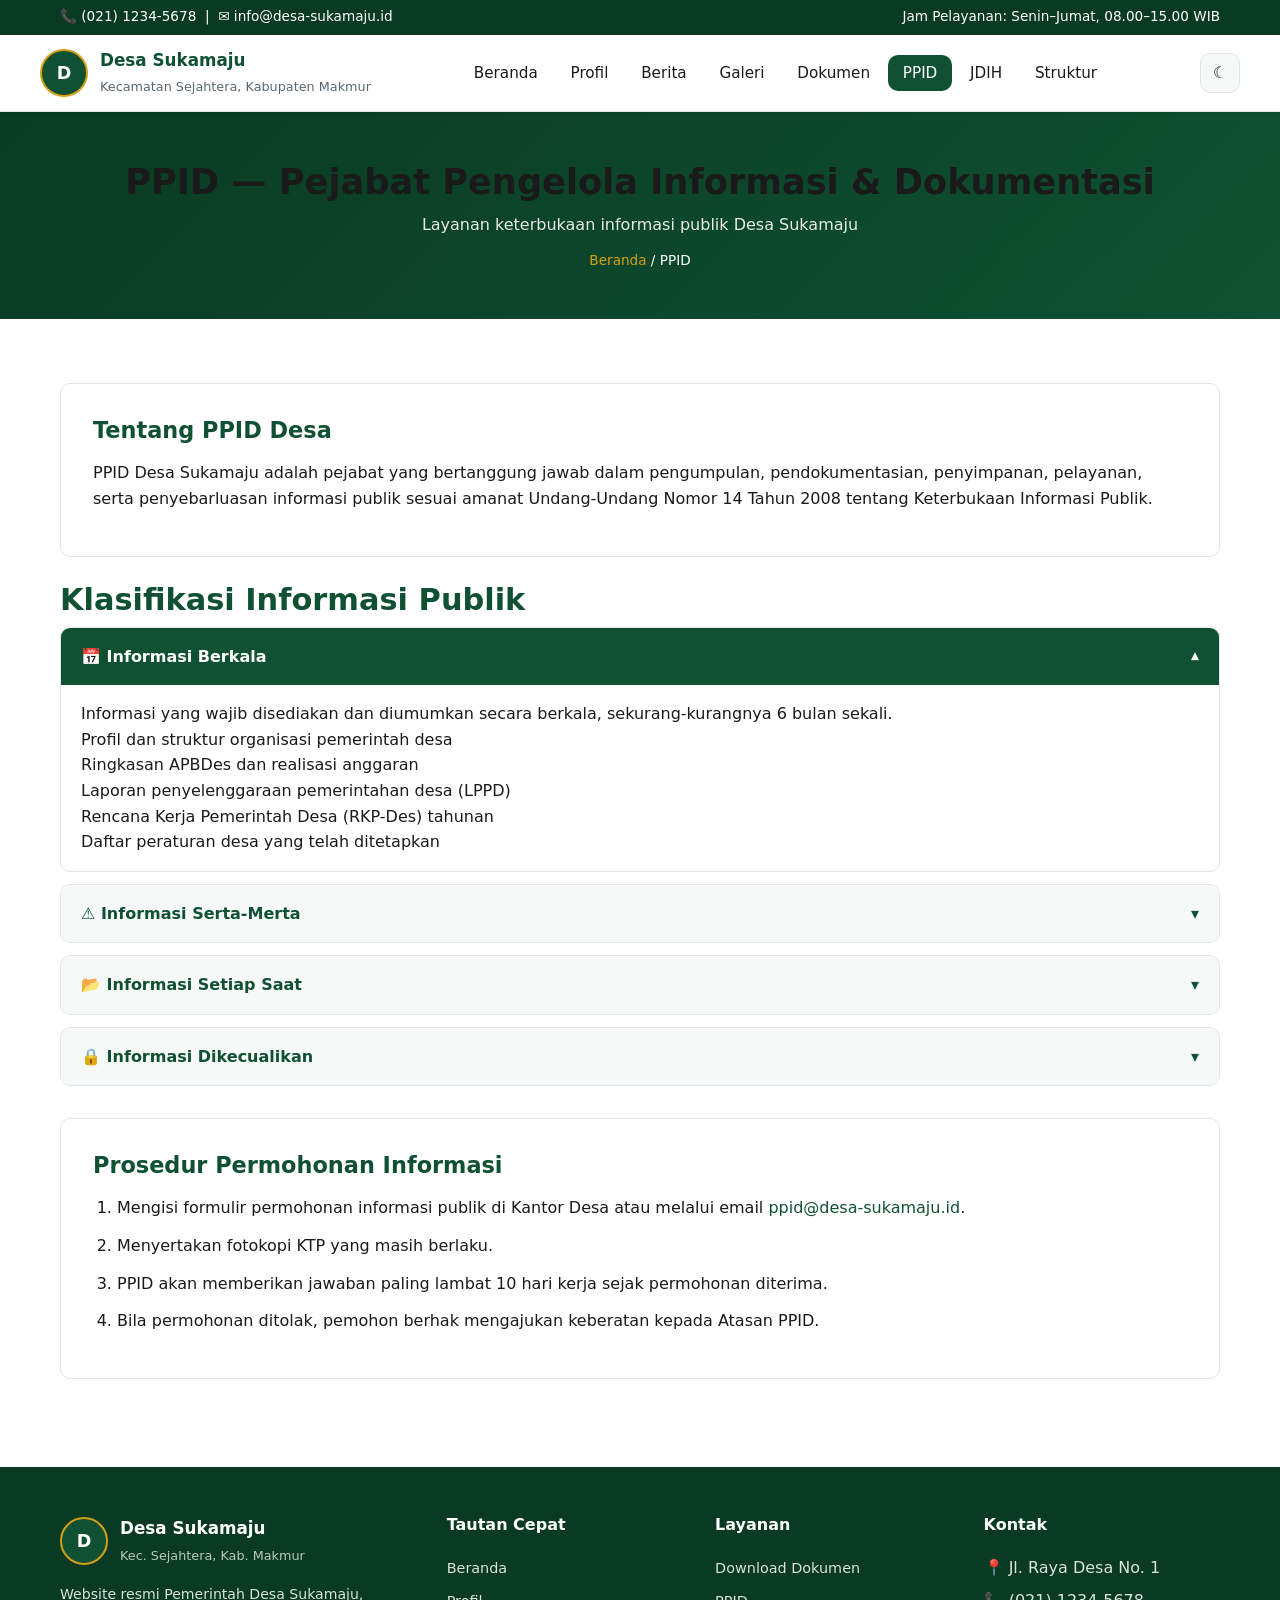
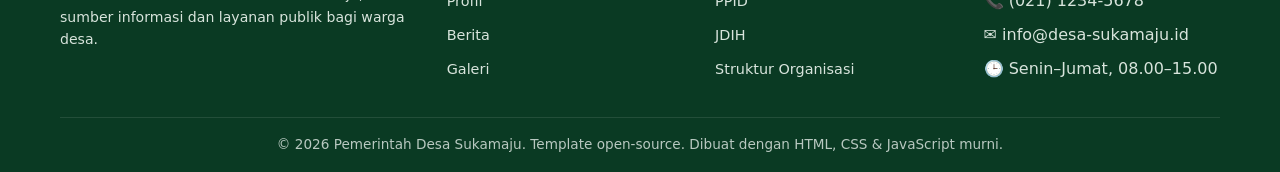
<file: ppid.html>
<!DOCTYPE html>
<html lang="id">
<head>
  <meta charset="UTF-8">
  <meta name="viewport" content="width=device-width, initial-scale=1.0">
  <meta name="theme-color" content="#0f5132">
  <meta name="description" content="Layanan PPID Desa Sukamaju: informasi berkala, serta-merta, setiap saat, dan informasi dikecualikan.">
  <meta name="keywords" content="desa, pemerintah desa, sukamaju, ppid, jdih, berita desa, layanan publik">
  <meta name="author" content="Pemerintah Desa Sukamaju">
  <meta property="og:title" content="PPID — Desa Sukamaju">
  <meta property="og:description" content="Layanan PPID Desa Sukamaju: informasi berkala, serta-merta, setiap saat, dan informasi dikecualikan.">
  <meta property="og:type" content="website">
  <link rel="icon" type="image/svg+xml" href="../images/favicon.svg">
  <link rel="stylesheet" href="../css/style.css">
  <title>PPID — Desa Sukamaju</title>
</head>
<body>

<!-- Topbar pemerintahan -->
<div class="topbar">
  <div class="container">
    <span>📞 (021) 1234-5678 &nbsp;|&nbsp; ✉ info@desa-sukamaju.id</span>
    <span>Jam Pelayanan: Senin–Jumat, 08.00–15.00 WIB</span>
  </div>
</div>

<!-- Navbar utama -->
<header class="navbar">
  <div class="container nav-inner">
    <a href="../index.html" class="brand" aria-label="Beranda">
      <div class="brand-logo">D</div>
      <div class="brand-text">
        <strong>Desa Sukamaju</strong>
        <span>Kecamatan Sejahtera, Kabupaten Makmur</span>
      </div>
    </a>
    <nav>
      <ul class="nav-menu" id="navMenu">
        <li><a href="../index.html" class="">Beranda</a></li>
        <li><a href="../pages/profil.html" class="">Profil</a></li>
        <li><a href="../pages/berita.html" class="">Berita</a></li>
        <li><a href="../pages/galeri.html" class="">Galeri</a></li>
        <li><a href="../pages/dokumen.html" class="">Dokumen</a></li>
        <li><a href="../pages/ppid.html" class="active">PPID</a></li>
        <li><a href="../pages/jdih.html" class="">JDIH</a></li>
        <li><a href="../pages/struktur.html" class="">Struktur</a></li>
      </ul>
    </nav>
    <div class="nav-actions">
      <button class="icon-btn" id="themeToggle" aria-label="Ubah tema">☾</button>
      <button class="icon-btn nav-toggle" id="navToggle" aria-label="Buka menu">☰</button>
    </div>
  </div>
</header>


<section class="page-header">
  <div class="container">
    <h1>PPID — Pejabat Pengelola Informasi &amp; Dokumentasi</h1>
    <p>Layanan keterbukaan informasi publik Desa Sukamaju</p>
    <div class="breadcrumb"><a href="../index.html">Beranda</a> / PPID</div>
  </div>
</section>
<section>
  <div class="container">
    <div class="content-card">
      <h2>Tentang PPID Desa</h2>
      <p>PPID Desa Sukamaju adalah pejabat yang bertanggung jawab dalam pengumpulan, pendokumentasian, penyimpanan, pelayanan, serta penyebarluasan informasi publik sesuai amanat Undang-Undang Nomor 14 Tahun 2008 tentang Keterbukaan Informasi Publik.</p>
    </div>

    <h2 class="section-title">Klasifikasi Informasi Publik</h2>

    <div class="accordion-item open">
      <div class="accordion-head"><span>📅 Informasi Berkala</span><span class="arrow">▾</span></div>
      <div class="accordion-body">
        <p>Informasi yang wajib disediakan dan diumumkan secara berkala, sekurang-kurangnya 6 bulan sekali.</p>
        <ul>
          <li>Profil dan struktur organisasi pemerintah desa</li>
          <li>Ringkasan APBDes dan realisasi anggaran</li>
          <li>Laporan penyelenggaraan pemerintahan desa (LPPD)</li>
          <li>Rencana Kerja Pemerintah Desa (RKP-Des) tahunan</li>
          <li>Daftar peraturan desa yang telah ditetapkan</li>
        </ul>
      </div>
    </div>

    <div class="accordion-item">
      <div class="accordion-head"><span>⚠️ Informasi Serta-Merta</span><span class="arrow">▾</span></div>
      <div class="accordion-body">
        <p>Informasi yang dapat mengancam hajat hidup orang banyak dan ketertiban umum, wajib diumumkan tanpa penundaan.</p>
        <ul>
          <li>Informasi bencana alam dan tanggap darurat</li>
          <li>Wabah penyakit menular</li>
          <li>Gangguan keamanan dan ketertiban</li>
          <li>Pengumuman keadaan darurat lainnya</li>
        </ul>
      </div>
    </div>

    <div class="accordion-item">
      <div class="accordion-head"><span>📂 Informasi Setiap Saat</span><span class="arrow">▾</span></div>
      <div class="accordion-body">
        <p>Informasi yang wajib tersedia dan dapat diakses pemohon setiap saat melalui mekanisme permohonan.</p>
        <ul>
          <li>Daftar Informasi Publik (DIP) yang dikuasai PPID</li>
          <li>Dokumen pendukung peraturan desa</li>
          <li>Risalah rapat musyawarah desa</li>
          <li>Data kependudukan agregat</li>
          <li>Surat-surat perjanjian dengan pihak ketiga</li>
        </ul>
      </div>
    </div>

    <div class="accordion-item">
      <div class="accordion-head"><span>🔒 Informasi Dikecualikan</span><span class="arrow">▾</span></div>
      <div class="accordion-body">
        <p>Informasi yang tidak dapat diberikan kepada pemohon karena dikecualikan berdasarkan UU KIP Pasal 17.</p>
        <ul>
          <li>Informasi yang dapat menghambat penegakan hukum</li>
          <li>Informasi yang dapat membahayakan keamanan negara</li>
          <li>Data pribadi warga (NIK, nomor rekening, dll.)</li>
          <li>Informasi yang dirahasiakan menurut UU</li>
        </ul>
      </div>
    </div>

    <div class="content-card mt-2">
      <h2>Prosedur Permohonan Informasi</h2>
      <ol style="padding-left:1.5rem;">
        <li>Mengisi formulir permohonan informasi publik di Kantor Desa atau melalui email <a href="mailto:ppid@desa-sukamaju.id">ppid@desa-sukamaju.id</a>.</li>
        <li>Menyertakan fotokopi KTP yang masih berlaku.</li>
        <li>PPID akan memberikan jawaban paling lambat 10 hari kerja sejak permohonan diterima.</li>
        <li>Bila permohonan ditolak, pemohon berhak mengajukan keberatan kepada Atasan PPID.</li>
      </ol>
    </div>
  </div>
</section>


<footer class="footer">
  <div class="container">
    <div class="footer-grid">
      <div>
        <div class="brand" style="margin-bottom:1rem;">
          <div class="brand-logo">D</div>
          <div class="brand-text"><strong>Desa Sukamaju</strong><span>Kec. Sejahtera, Kab. Makmur</span></div>
        </div>
        <p style="font-size:.88rem;line-height:1.6;">Website resmi Pemerintah Desa Sukamaju, sumber informasi dan layanan publik bagi warga desa.</p>
      </div>
      <div>
        <h4>Tautan Cepat</h4>
        <ul>
          <li><a href="../index.html">Beranda</a></li>
          <li><a href="../pages/profil.html">Profil</a></li>
          <li><a href="../pages/berita.html">Berita</a></li>
          <li><a href="../pages/galeri.html">Galeri</a></li>
        </ul>
      </div>
      <div>
        <h4>Layanan</h4>
        <ul>
          <li><a href="../pages/dokumen.html">Download Dokumen</a></li>
          <li><a href="../pages/ppid.html">PPID</a></li>
          <li><a href="../pages/jdih.html">JDIH</a></li>
          <li><a href="../pages/struktur.html">Struktur Organisasi</a></li>
        </ul>
      </div>
      <div>
        <h4>Kontak</h4>
        <ul>
          <li>📍 Jl. Raya Desa No. 1</li>
          <li>📞 (021) 1234-5678</li>
          <li>✉ info@desa-sukamaju.id</li>
          <li>🕒 Senin–Jumat, 08.00–15.00</li>
        </ul>
      </div>
    </div>
    <div class="footer-bottom">
      © <span id="year"></span> Pemerintah Desa Sukamaju. Template open-source. Dibuat dengan HTML, CSS &amp; JavaScript murni.
    </div>
  </div>
</footer>

<button class="back-to-top" id="backToTop" aria-label="Kembali ke atas">↑</button>

<script src="../js/main.js"></script>

</body>
</html>
</file>
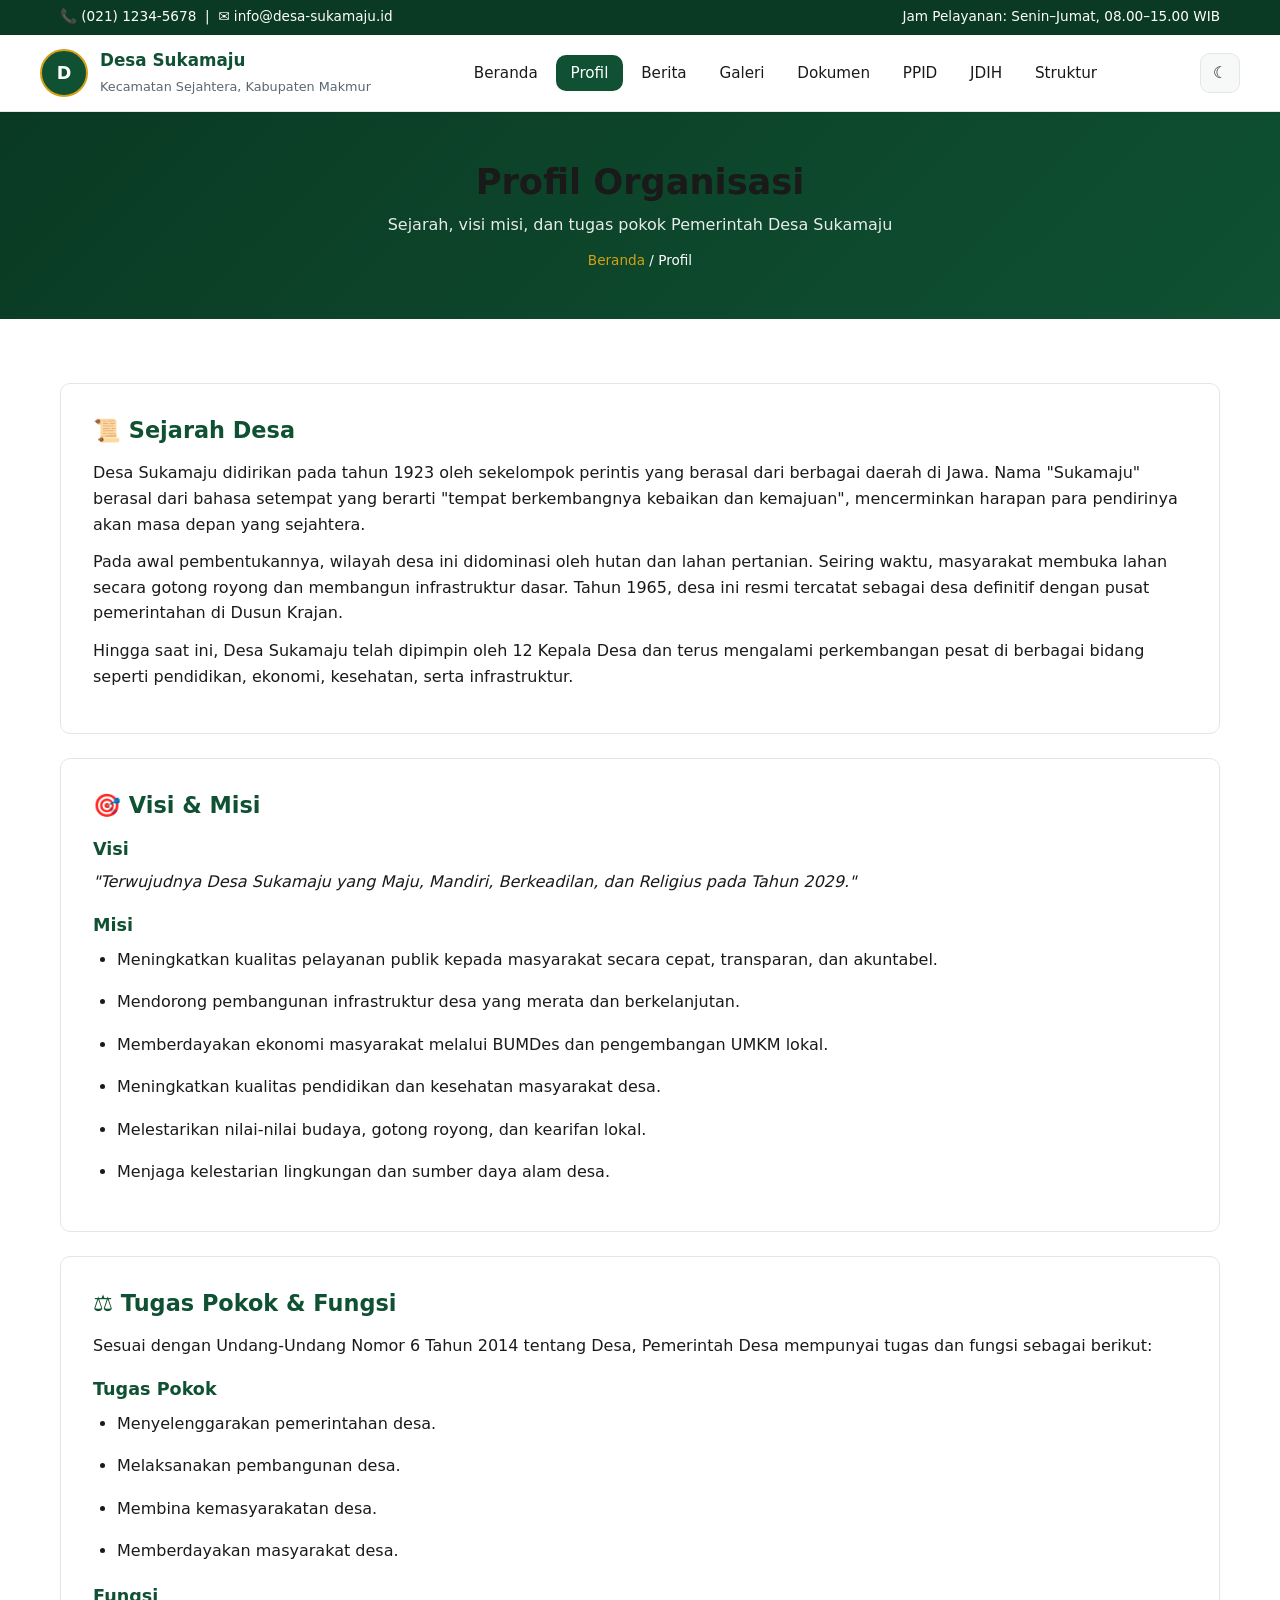
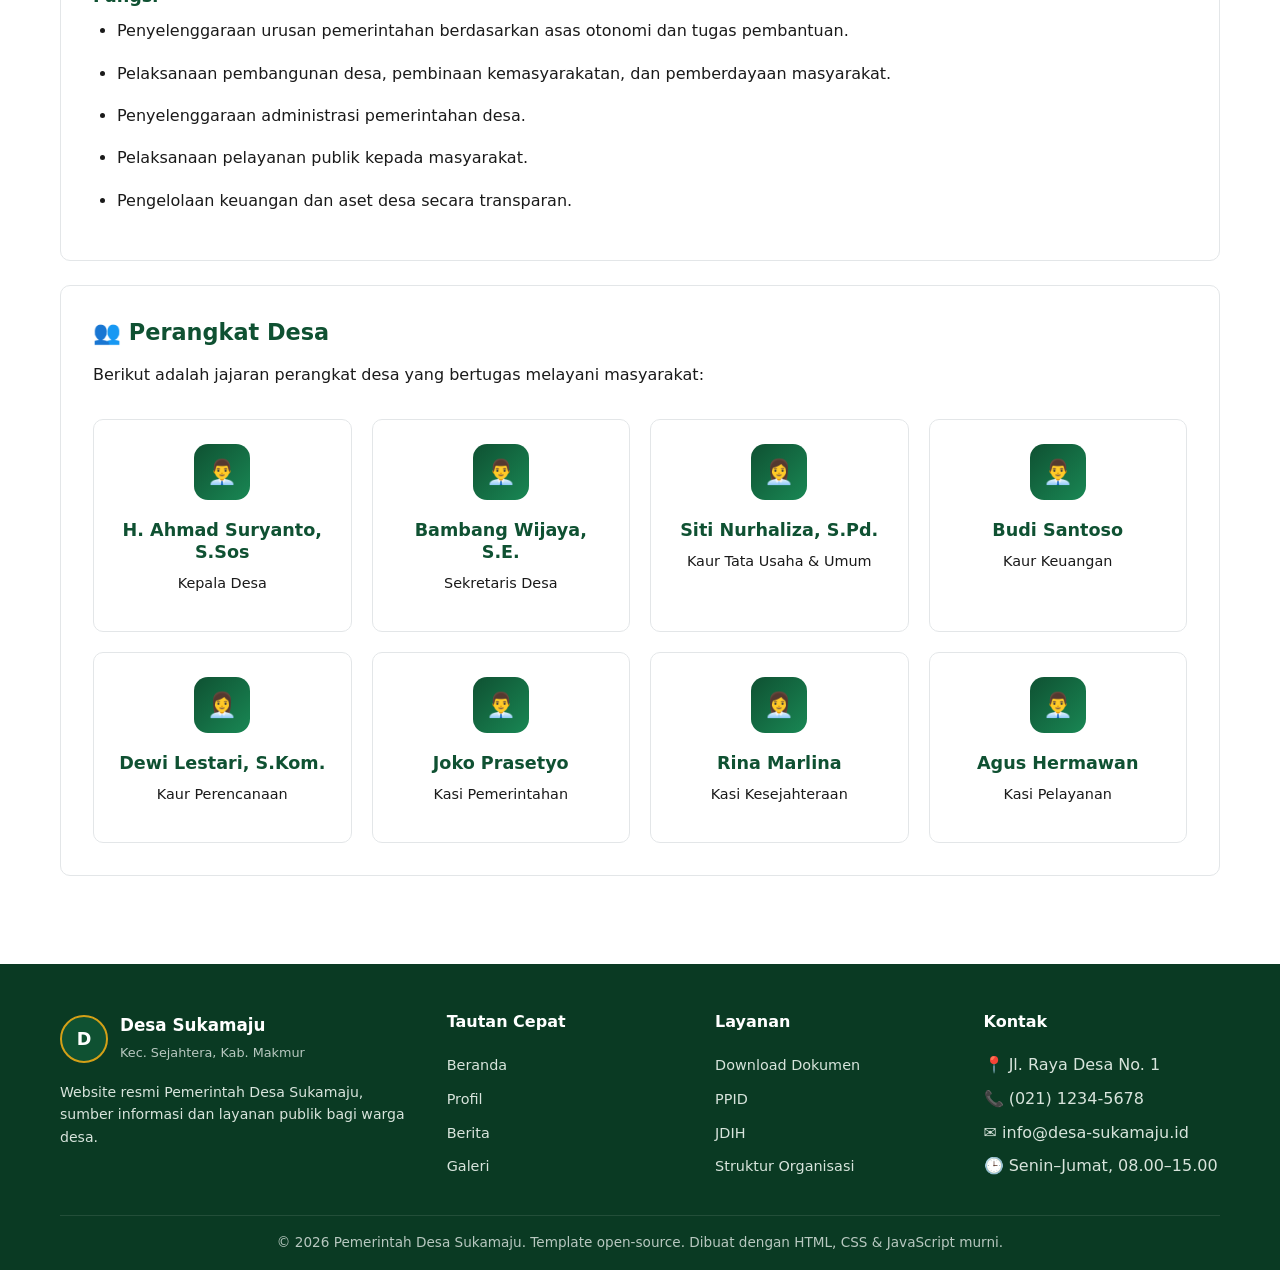
<file: profil.html>
<!DOCTYPE html>
<html lang="id">
<head>
  <meta charset="UTF-8">
  <meta name="viewport" content="width=device-width, initial-scale=1.0">
  <meta name="theme-color" content="#0f5132">
  <meta name="description" content="Sejarah, visi misi, tugas pokok dan fungsi, serta perangkat Desa Sukamaju.">
  <meta name="keywords" content="desa, pemerintah desa, sukamaju, ppid, jdih, berita desa, layanan publik">
  <meta name="author" content="Pemerintah Desa Sukamaju">
  <meta property="og:title" content="Profil Organisasi — Desa Sukamaju">
  <meta property="og:description" content="Sejarah, visi misi, tugas pokok dan fungsi, serta perangkat Desa Sukamaju.">
  <meta property="og:type" content="website">
  <link rel="icon" type="image/svg+xml" href="../images/favicon.svg">
  <link rel="stylesheet" href="../css/style.css">
  <title>Profil Organisasi — Desa Sukamaju</title>
</head>
<body>

<!-- Topbar pemerintahan -->
<div class="topbar">
  <div class="container">
    <span>📞 (021) 1234-5678 &nbsp;|&nbsp; ✉ info@desa-sukamaju.id</span>
    <span>Jam Pelayanan: Senin–Jumat, 08.00–15.00 WIB</span>
  </div>
</div>

<!-- Navbar utama -->
<header class="navbar">
  <div class="container nav-inner">
    <a href="../index.html" class="brand" aria-label="Beranda">
      <div class="brand-logo">D</div>
      <div class="brand-text">
        <strong>Desa Sukamaju</strong>
        <span>Kecamatan Sejahtera, Kabupaten Makmur</span>
      </div>
    </a>
    <nav>
      <ul class="nav-menu" id="navMenu">
        <li><a href="../index.html" class="">Beranda</a></li>
        <li><a href="../pages/profil.html" class="active">Profil</a></li>
        <li><a href="../pages/berita.html" class="">Berita</a></li>
        <li><a href="../pages/galeri.html" class="">Galeri</a></li>
        <li><a href="../pages/dokumen.html" class="">Dokumen</a></li>
        <li><a href="../pages/ppid.html" class="">PPID</a></li>
        <li><a href="../pages/jdih.html" class="">JDIH</a></li>
        <li><a href="../pages/struktur.html" class="">Struktur</a></li>
      </ul>
    </nav>
    <div class="nav-actions">
      <button class="icon-btn" id="themeToggle" aria-label="Ubah tema">☾</button>
      <button class="icon-btn nav-toggle" id="navToggle" aria-label="Buka menu">☰</button>
    </div>
  </div>
</header>


<section class="page-header">
  <div class="container">
    <h1>Profil Organisasi</h1>
    <p>Sejarah, visi misi, dan tugas pokok Pemerintah Desa Sukamaju</p>
    <div class="breadcrumb"><a href="../index.html">Beranda</a> / Profil</div>
  </div>
</section>

<section>
  <div class="container">
    <div class="content-card">
      <h2>📜 Sejarah Desa</h2>
      <p>Desa Sukamaju didirikan pada tahun 1923 oleh sekelompok perintis yang berasal dari berbagai daerah di Jawa. Nama "Sukamaju" berasal dari bahasa setempat yang berarti "tempat berkembangnya kebaikan dan kemajuan", mencerminkan harapan para pendirinya akan masa depan yang sejahtera.</p>
      <p>Pada awal pembentukannya, wilayah desa ini didominasi oleh hutan dan lahan pertanian. Seiring waktu, masyarakat membuka lahan secara gotong royong dan membangun infrastruktur dasar. Tahun 1965, desa ini resmi tercatat sebagai desa definitif dengan pusat pemerintahan di Dusun Krajan.</p>
      <p>Hingga saat ini, Desa Sukamaju telah dipimpin oleh 12 Kepala Desa dan terus mengalami perkembangan pesat di berbagai bidang seperti pendidikan, ekonomi, kesehatan, serta infrastruktur.</p>
    </div>

    <div class="content-card">
      <h2>🎯 Visi &amp; Misi</h2>
      <h3>Visi</h3>
      <p><em>"Terwujudnya Desa Sukamaju yang Maju, Mandiri, Berkeadilan, dan Religius pada Tahun 2029."</em></p>
      <h3>Misi</h3>
      <ul>
        <li>Meningkatkan kualitas pelayanan publik kepada masyarakat secara cepat, transparan, dan akuntabel.</li>
        <li>Mendorong pembangunan infrastruktur desa yang merata dan berkelanjutan.</li>
        <li>Memberdayakan ekonomi masyarakat melalui BUMDes dan pengembangan UMKM lokal.</li>
        <li>Meningkatkan kualitas pendidikan dan kesehatan masyarakat desa.</li>
        <li>Melestarikan nilai-nilai budaya, gotong royong, dan kearifan lokal.</li>
        <li>Menjaga kelestarian lingkungan dan sumber daya alam desa.</li>
      </ul>
    </div>

    <div class="content-card">
      <h2>⚖️ Tugas Pokok &amp; Fungsi</h2>
      <p>Sesuai dengan Undang-Undang Nomor 6 Tahun 2014 tentang Desa, Pemerintah Desa mempunyai tugas dan fungsi sebagai berikut:</p>
      <h3>Tugas Pokok</h3>
      <ul>
        <li>Menyelenggarakan pemerintahan desa.</li>
        <li>Melaksanakan pembangunan desa.</li>
        <li>Membina kemasyarakatan desa.</li>
        <li>Memberdayakan masyarakat desa.</li>
      </ul>
      <h3>Fungsi</h3>
      <ul>
        <li>Penyelenggaraan urusan pemerintahan berdasarkan asas otonomi dan tugas pembantuan.</li>
        <li>Pelaksanaan pembangunan desa, pembinaan kemasyarakatan, dan pemberdayaan masyarakat.</li>
        <li>Penyelenggaraan administrasi pemerintahan desa.</li>
        <li>Pelaksanaan pelayanan publik kepada masyarakat.</li>
        <li>Pengelolaan keuangan dan aset desa secara transparan.</li>
      </ul>
    </div>

    <div class="content-card">
      <h2>👥 Perangkat Desa</h2>
      <p>Berikut adalah jajaran perangkat desa yang bertugas melayani masyarakat:</p>
      <div class="layanan-grid mt-2" id="perangkatList"></div>
    </div>
  </div>
</section>


<footer class="footer">
  <div class="container">
    <div class="footer-grid">
      <div>
        <div class="brand" style="margin-bottom:1rem;">
          <div class="brand-logo">D</div>
          <div class="brand-text"><strong>Desa Sukamaju</strong><span>Kec. Sejahtera, Kab. Makmur</span></div>
        </div>
        <p style="font-size:.88rem;line-height:1.6;">Website resmi Pemerintah Desa Sukamaju, sumber informasi dan layanan publik bagi warga desa.</p>
      </div>
      <div>
        <h4>Tautan Cepat</h4>
        <ul>
          <li><a href="../index.html">Beranda</a></li>
          <li><a href="../pages/profil.html">Profil</a></li>
          <li><a href="../pages/berita.html">Berita</a></li>
          <li><a href="../pages/galeri.html">Galeri</a></li>
        </ul>
      </div>
      <div>
        <h4>Layanan</h4>
        <ul>
          <li><a href="../pages/dokumen.html">Download Dokumen</a></li>
          <li><a href="../pages/ppid.html">PPID</a></li>
          <li><a href="../pages/jdih.html">JDIH</a></li>
          <li><a href="../pages/struktur.html">Struktur Organisasi</a></li>
        </ul>
      </div>
      <div>
        <h4>Kontak</h4>
        <ul>
          <li>📍 Jl. Raya Desa No. 1</li>
          <li>📞 (021) 1234-5678</li>
          <li>✉ info@desa-sukamaju.id</li>
          <li>🕒 Senin–Jumat, 08.00–15.00</li>
        </ul>
      </div>
    </div>
    <div class="footer-bottom">
      © <span id="year"></span> Pemerintah Desa Sukamaju. Template open-source. Dibuat dengan HTML, CSS &amp; JavaScript murni.
    </div>
  </div>
</footer>

<button class="back-to-top" id="backToTop" aria-label="Kembali ke atas">↑</button>

<script src="../js/main.js"></script>
<script src="../js/data.js"></script><script src="../js/render.js"></script><script>renderPerangkat("perangkatList");</script>
</body>
</html>
</file>
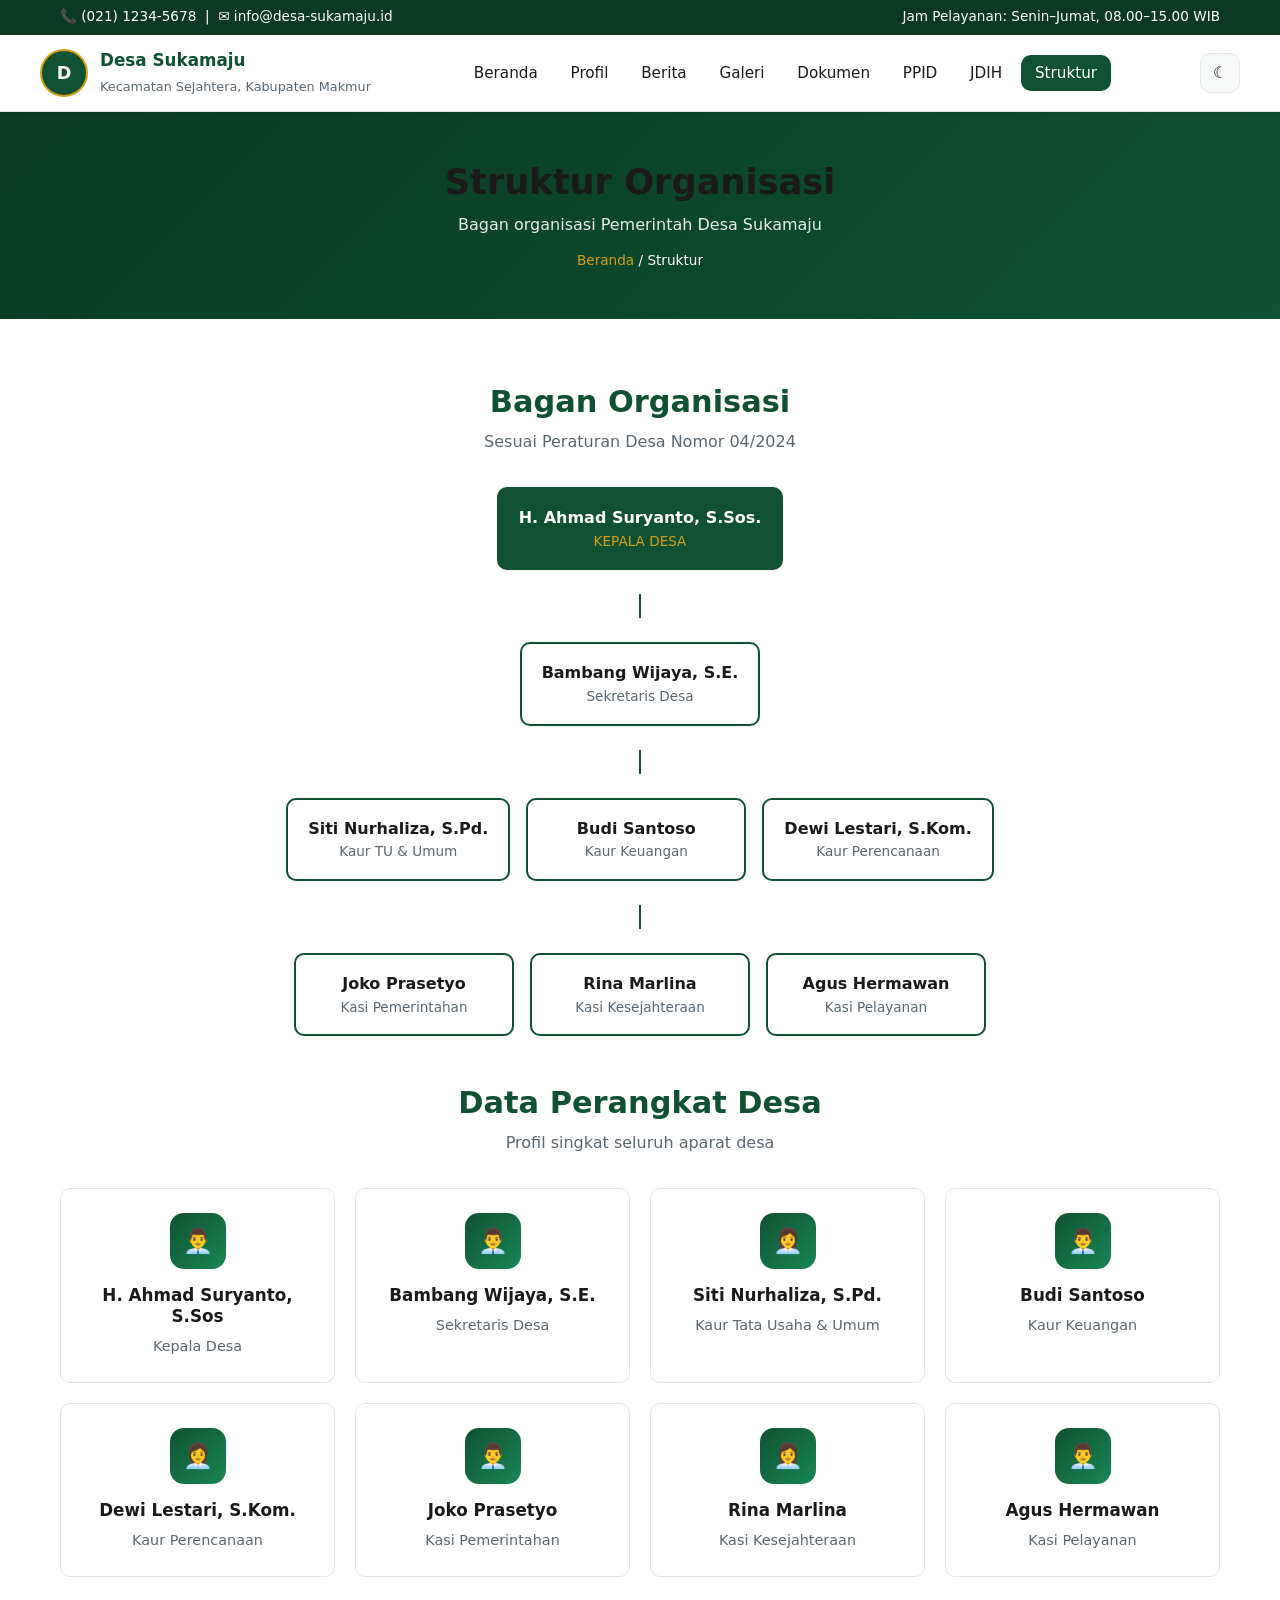
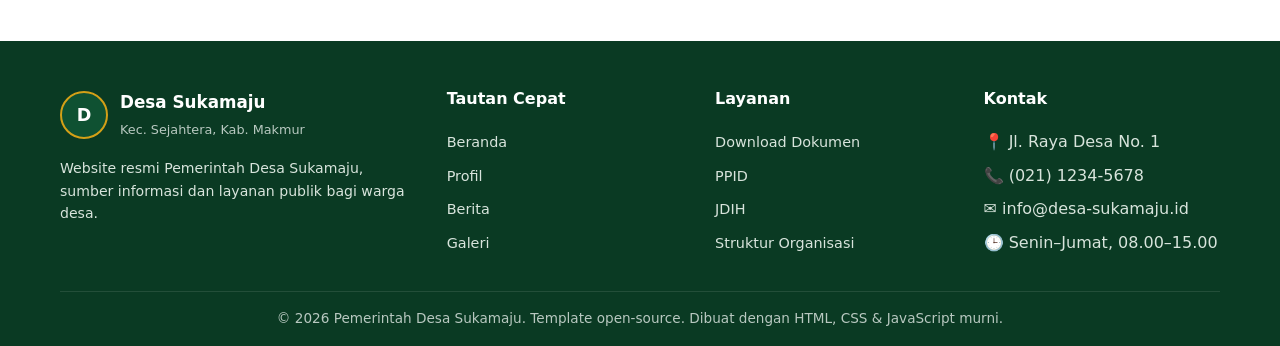
<file: struktur.html>
<!DOCTYPE html>
<html lang="id">
<head>
  <meta charset="UTF-8">
  <meta name="viewport" content="width=device-width, initial-scale=1.0">
  <meta name="theme-color" content="#0f5132">
  <meta name="description" content="Bagan struktur organisasi dan data perangkat Pemerintah Desa Sukamaju.">
  <meta name="keywords" content="desa, pemerintah desa, sukamaju, ppid, jdih, berita desa, layanan publik">
  <meta name="author" content="Pemerintah Desa Sukamaju">
  <meta property="og:title" content="Struktur Organisasi — Desa Sukamaju">
  <meta property="og:description" content="Bagan struktur organisasi dan data perangkat Pemerintah Desa Sukamaju.">
  <meta property="og:type" content="website">
  <link rel="icon" type="image/svg+xml" href="../images/favicon.svg">
  <link rel="stylesheet" href="../css/style.css">
  <title>Struktur Organisasi — Desa Sukamaju</title>
</head>
<body>

<!-- Topbar pemerintahan -->
<div class="topbar">
  <div class="container">
    <span>📞 (021) 1234-5678 &nbsp;|&nbsp; ✉ info@desa-sukamaju.id</span>
    <span>Jam Pelayanan: Senin–Jumat, 08.00–15.00 WIB</span>
  </div>
</div>

<!-- Navbar utama -->
<header class="navbar">
  <div class="container nav-inner">
    <a href="../index.html" class="brand" aria-label="Beranda">
      <div class="brand-logo">D</div>
      <div class="brand-text">
        <strong>Desa Sukamaju</strong>
        <span>Kecamatan Sejahtera, Kabupaten Makmur</span>
      </div>
    </a>
    <nav>
      <ul class="nav-menu" id="navMenu">
        <li><a href="../index.html" class="">Beranda</a></li>
        <li><a href="../pages/profil.html" class="">Profil</a></li>
        <li><a href="../pages/berita.html" class="">Berita</a></li>
        <li><a href="../pages/galeri.html" class="">Galeri</a></li>
        <li><a href="../pages/dokumen.html" class="">Dokumen</a></li>
        <li><a href="../pages/ppid.html" class="">PPID</a></li>
        <li><a href="../pages/jdih.html" class="">JDIH</a></li>
        <li><a href="../pages/struktur.html" class="active">Struktur</a></li>
      </ul>
    </nav>
    <div class="nav-actions">
      <button class="icon-btn" id="themeToggle" aria-label="Ubah tema">☾</button>
      <button class="icon-btn nav-toggle" id="navToggle" aria-label="Buka menu">☰</button>
    </div>
  </div>
</header>


<section class="page-header">
  <div class="container">
    <h1>Struktur Organisasi</h1>
    <p>Bagan organisasi Pemerintah Desa Sukamaju</p>
    <div class="breadcrumb"><a href="../index.html">Beranda</a> / Struktur</div>
  </div>
</section>
<section>
  <div class="container">
    <h2 class="section-title text-center">Bagan Organisasi</h2>
    <p class="section-sub text-center">Sesuai Peraturan Desa Nomor 04/2024</p>

    <div class="org-chart">
      <div class="org-node kepala">
        <div class="org-nama">H. Ahmad Suryanto, S.Sos.</div>
        <div class="org-jabatan">KEPALA DESA</div>
      </div>
      <div class="org-connector"></div>
      <div class="org-node">
        <div class="org-nama">Bambang Wijaya, S.E.</div>
        <div class="org-jabatan">Sekretaris Desa</div>
      </div>
      <div class="org-connector"></div>
      <div class="org-row">
        <div class="org-node"><div class="org-nama">Siti Nurhaliza, S.Pd.</div><div class="org-jabatan">Kaur TU &amp; Umum</div></div>
        <div class="org-node"><div class="org-nama">Budi Santoso</div><div class="org-jabatan">Kaur Keuangan</div></div>
        <div class="org-node"><div class="org-nama">Dewi Lestari, S.Kom.</div><div class="org-jabatan">Kaur Perencanaan</div></div>
      </div>
      <div class="org-connector"></div>
      <div class="org-row">
        <div class="org-node"><div class="org-nama">Joko Prasetyo</div><div class="org-jabatan">Kasi Pemerintahan</div></div>
        <div class="org-node"><div class="org-nama">Rina Marlina</div><div class="org-jabatan">Kasi Kesejahteraan</div></div>
        <div class="org-node"><div class="org-nama">Agus Hermawan</div><div class="org-jabatan">Kasi Pelayanan</div></div>
      </div>
    </div>

    <h2 class="section-title text-center mt-2" style="margin-top:3rem;">Data Perangkat Desa</h2>
    <p class="section-sub text-center">Profil singkat seluruh aparat desa</p>
    <div class="layanan-grid" id="perangkatList"></div>
  </div>
</section>


<footer class="footer">
  <div class="container">
    <div class="footer-grid">
      <div>
        <div class="brand" style="margin-bottom:1rem;">
          <div class="brand-logo">D</div>
          <div class="brand-text"><strong>Desa Sukamaju</strong><span>Kec. Sejahtera, Kab. Makmur</span></div>
        </div>
        <p style="font-size:.88rem;line-height:1.6;">Website resmi Pemerintah Desa Sukamaju, sumber informasi dan layanan publik bagi warga desa.</p>
      </div>
      <div>
        <h4>Tautan Cepat</h4>
        <ul>
          <li><a href="../index.html">Beranda</a></li>
          <li><a href="../pages/profil.html">Profil</a></li>
          <li><a href="../pages/berita.html">Berita</a></li>
          <li><a href="../pages/galeri.html">Galeri</a></li>
        </ul>
      </div>
      <div>
        <h4>Layanan</h4>
        <ul>
          <li><a href="../pages/dokumen.html">Download Dokumen</a></li>
          <li><a href="../pages/ppid.html">PPID</a></li>
          <li><a href="../pages/jdih.html">JDIH</a></li>
          <li><a href="../pages/struktur.html">Struktur Organisasi</a></li>
        </ul>
      </div>
      <div>
        <h4>Kontak</h4>
        <ul>
          <li>📍 Jl. Raya Desa No. 1</li>
          <li>📞 (021) 1234-5678</li>
          <li>✉ info@desa-sukamaju.id</li>
          <li>🕒 Senin–Jumat, 08.00–15.00</li>
        </ul>
      </div>
    </div>
    <div class="footer-bottom">
      © <span id="year"></span> Pemerintah Desa Sukamaju. Template open-source. Dibuat dengan HTML, CSS &amp; JavaScript murni.
    </div>
  </div>
</footer>

<button class="back-to-top" id="backToTop" aria-label="Kembali ke atas">↑</button>

<script src="../js/main.js"></script>
<script src="../js/data.js"></script><script src="../js/render.js"></script><script>renderPerangkat("perangkatList");</script>
</body>
</html>
</file>
<file: css/style.css>
/* ============================================================
   TEMPLATE WEBSITE PEMERINTAH DESA
   Pure HTML5 + CSS3 + Vanilla JS — Siap untuk GitHub Pages
   ============================================================ */

/* ---------- 1. RESET & VARIABEL ---------- */
*, *::before, *::after { box-sizing: border-box; margin: 0; padding: 0; }

:root {
  /* Warna identitas pemerintahan Indonesia (hijau + emas) */
  --color-primary: #0f5132;
  --color-primary-dark: #0a3a23;
  --color-primary-light: #198754;
  --color-accent: #d4a017;
  --color-bg: #ffffff;
  --color-surface: #f7f9f8;
  --color-text: #1a1a1a;
  --color-muted: #5b6770;
  --color-border: #e3e6e8;
  --color-danger: #b02a37;

  --radius: 10px;
  --shadow-sm: 0 1px 3px rgba(0,0,0,.06);
  --shadow-md: 0 4px 14px rgba(0,0,0,.08);
  --shadow-lg: 0 10px 30px rgba(0,0,0,.12);

  --container: 1200px;
  --transition: .25s ease;

  --font-sans: 'Segoe UI', system-ui, -apple-system, Roboto, 'Helvetica Neue', Arial, sans-serif;
}

/* Dark mode */
[data-theme="dark"] {
  --color-bg: #0f1419;
  --color-surface: #161c22;
  --color-text: #e8eaed;
  --color-muted: #9aa4ad;
  --color-border: #2a323a;
  --color-primary: #198754;
  --color-primary-dark: #145c38;
  --color-primary-light: #2bb673;
  --shadow-sm: 0 1px 3px rgba(0,0,0,.4);
  --shadow-md: 0 4px 14px rgba(0,0,0,.5);
  --shadow-lg: 0 10px 30px rgba(0,0,0,.6);
}

html { scroll-behavior: smooth; }
body {
  font-family: var(--font-sans);
  font-size: 16px;
  line-height: 1.6;
  color: var(--color-text);
  background: var(--color-bg);
  transition: background var(--transition), color var(--transition);
}
img { max-width: 100%; display: block; }
a { color: var(--color-primary); text-decoration: none; transition: color var(--transition); }
a:hover { color: var(--color-accent); }
ul { list-style: none; }
h1,h2,h3,h4 { line-height: 1.25; color: var(--color-text); }
h2.section-title { font-size: 1.9rem; margin-bottom: .5rem; color: var(--color-primary); }
.section-sub { color: var(--color-muted); margin-bottom: 2rem; }

.container { max-width: var(--container); margin: 0 auto; padding: 0 1.25rem; }
section { padding: 4rem 0; }

/* ---------- 2. TOPBAR ---------- */
.topbar {
  background: var(--color-primary-dark);
  color: #fff;
  font-size: .85rem;
  padding: .4rem 0;
}
.topbar .container { display: flex; justify-content: space-between; gap: 1rem; flex-wrap: wrap; }
.topbar a { color: #fff; }
.topbar a:hover { color: var(--color-accent); }

/* ---------- 3. NAVBAR ---------- */
.navbar {
  background: var(--color-bg);
  border-bottom: 1px solid var(--color-border);
  position: sticky; top: 0; z-index: 100;
  box-shadow: var(--shadow-sm);
}
.nav-inner {
  display: flex; align-items: center; justify-content: space-between;
  padding: .75rem 0; gap: 1rem;
}
.brand { display: flex; align-items: center; gap: .75rem; }
.brand-logo {
  width: 48px; height: 48px; border-radius: 50%;
  background: var(--color-primary); color: #fff;
  display: grid; place-items: center; font-weight: 700; font-size: 1.1rem;
  border: 2px solid var(--color-accent);
}
.brand-text strong { display: block; color: var(--color-primary); font-size: 1.05rem; }
.brand-text span { font-size: .8rem; color: var(--color-muted); }

.nav-menu { display: flex; gap: .25rem; align-items: center; }
.nav-menu a {
  padding: .55rem .9rem; border-radius: var(--radius);
  color: var(--color-text); font-weight: 500; font-size: .95rem;
}
.nav-menu a:hover, .nav-menu a.active {
  background: var(--color-primary); color: #fff;
}

.nav-actions { display: flex; gap: .5rem; align-items: center; }
.icon-btn {
  width: 40px; height: 40px; border: 1px solid var(--color-border);
  background: var(--color-surface); color: var(--color-text);
  border-radius: var(--radius); cursor: pointer; font-size: 1rem;
  display: grid; place-items: center; transition: var(--transition);
}
.icon-btn:hover { background: var(--color-primary); color: #fff; border-color: var(--color-primary); }

.nav-toggle { display: none; }

@media (max-width: 960px) {
  .nav-menu {
    position: fixed; top: 0; right: -100%; width: 80%; max-width: 320px;
    height: 100vh; background: var(--color-bg); flex-direction: column;
    padding: 5rem 1.5rem 2rem; gap: .25rem;
    box-shadow: var(--shadow-lg); transition: right .3s ease;
    align-items: stretch;
  }
  .nav-menu.open { right: 0; }
  .nav-menu a { width: 100%; }
  .nav-toggle { display: grid; }
}

/* ---------- 4. HERO ---------- */
.hero {
  position: relative;
  background: linear-gradient(135deg, var(--color-primary-dark), var(--color-primary));
  color: #fff;
  padding: 5rem 0;
  overflow: hidden;
}
.hero::before {
  content: ''; position: absolute; inset: 0;
  background: radial-gradient(circle at 80% 20%, rgba(212,160,23,.25), transparent 50%);
}
.hero .container { position: relative; display: grid; grid-template-columns: 1.2fr 1fr; gap: 3rem; align-items: center; }
.hero h1 { font-size: 2.6rem; margin-bottom: 1rem; }
.hero h1 span { color: var(--color-accent); }
.hero p { font-size: 1.1rem; opacity: .95; margin-bottom: 1.75rem; max-width: 560px; }
.hero-cta { display: flex; gap: .75rem; flex-wrap: wrap; }

.btn {
  display: inline-block; padding: .8rem 1.5rem; border-radius: var(--radius);
  font-weight: 600; cursor: pointer; border: 2px solid transparent;
  transition: var(--transition); font-size: .95rem;
}
.btn-primary { background: var(--color-accent); color: #1a1a1a; }
.btn-primary:hover { background: #f0b827; color: #1a1a1a; transform: translateY(-2px); }
.btn-outline { background: transparent; color: #fff; border-color: #fff; }
.btn-outline:hover { background: #fff; color: var(--color-primary-dark); }

.hero-card {
  background: rgba(255,255,255,.1); backdrop-filter: blur(10px);
  border: 1px solid rgba(255,255,255,.2);
  border-radius: var(--radius); padding: 1.5rem;
}
.hero-card h3 { color: var(--color-accent); margin-bottom: .75rem; }
.hero-card ul li {
  padding: .5rem 0; border-bottom: 1px solid rgba(255,255,255,.1);
  display: flex; justify-content: space-between;
}
.hero-card ul li:last-child { border-bottom: none; }

@media (max-width: 768px) {
  .hero { padding: 3rem 0; }
  .hero .container { grid-template-columns: 1fr; }
  .hero h1 { font-size: 1.9rem; }
}

/* ---------- 5. SAMBUTAN ---------- */
.sambutan { background: var(--color-surface); }
.sambutan-grid { display: grid; grid-template-columns: 280px 1fr; gap: 2.5rem; align-items: center; }
.sambutan-foto {
  width: 100%; aspect-ratio: 3/4; background: linear-gradient(135deg, var(--color-primary), var(--color-primary-light));
  border-radius: var(--radius); display: grid; place-items: center;
  color: #fff; font-size: 5rem; box-shadow: var(--shadow-md);
}
.sambutan blockquote {
  font-style: italic; color: var(--color-muted); border-left: 4px solid var(--color-accent);
  padding-left: 1rem; margin: 1rem 0;
}
.sambutan .nama { font-weight: 700; color: var(--color-primary); margin-top: 1rem; }
.sambutan .jabatan { color: var(--color-muted); font-size: .9rem; }
@media (max-width: 768px) { .sambutan-grid { grid-template-columns: 1fr; } .sambutan-foto { max-width: 220px; margin: 0 auto; } }

/* ---------- 6. STATISTIK ---------- */
.stats-grid {
  display: grid; grid-template-columns: repeat(auto-fit, minmax(200px, 1fr)); gap: 1.25rem;
}
.stat-card {
  background: var(--color-surface); padding: 1.75rem; border-radius: var(--radius);
  text-align: center; border: 1px solid var(--color-border);
  transition: var(--transition);
}
.stat-card:hover { transform: translateY(-4px); box-shadow: var(--shadow-md); border-color: var(--color-primary); }
.stat-icon { font-size: 2rem; margin-bottom: .5rem; }
.stat-num { font-size: 2.2rem; font-weight: 700; color: var(--color-primary); display: block; }
.stat-label { color: var(--color-muted); font-size: .9rem; }

/* ---------- 7. LAYANAN ---------- */
.layanan-grid { display: grid; grid-template-columns: repeat(auto-fit, minmax(220px,1fr)); gap: 1.25rem; }
.layanan-card {
  background: var(--color-bg); border: 1px solid var(--color-border);
  padding: 1.5rem; border-radius: var(--radius); text-align: center;
  transition: var(--transition);
}
.layanan-card:hover { transform: translateY(-4px); box-shadow: var(--shadow-md); border-color: var(--color-accent); }
.layanan-card .icon {
  width: 56px; height: 56px; margin: 0 auto 1rem;
  background: linear-gradient(135deg, var(--color-primary), var(--color-primary-light));
  border-radius: 14px; display: grid; place-items: center; font-size: 1.5rem; color: #fff;
}
.layanan-card h3 { margin-bottom: .5rem; font-size: 1.05rem; }
.layanan-card p { color: var(--color-muted); font-size: .9rem; }

/* ---------- 8. BERITA ---------- */
.berita-grid { display: grid; grid-template-columns: repeat(auto-fit, minmax(280px,1fr)); gap: 1.5rem; }
.berita-card {
  background: var(--color-bg); border: 1px solid var(--color-border);
  border-radius: var(--radius); overflow: hidden; transition: var(--transition);
}
.berita-card:hover { transform: translateY(-4px); box-shadow: var(--shadow-md); }
.berita-thumb {
  aspect-ratio: 16/9; background: linear-gradient(135deg, var(--color-primary), var(--color-accent));
  display: grid; place-items: center; color: #fff; font-size: 3rem;
}
.berita-body { padding: 1.25rem; }
.berita-meta { font-size: .8rem; color: var(--color-muted); margin-bottom: .5rem; }
.berita-card h3 { font-size: 1.1rem; margin-bottom: .5rem; }
.berita-card h3 a { color: var(--color-text); }
.berita-card h3 a:hover { color: var(--color-primary); }
.berita-card p { color: var(--color-muted); font-size: .92rem; margin-bottom: .75rem; }

.badge {
  display: inline-block; padding: .2rem .6rem; font-size: .75rem;
  background: var(--color-primary); color: #fff; border-radius: 20px;
}

/* ---------- 9. KONTAK ---------- */
.kontak { background: var(--color-surface); }
.kontak-grid { display: grid; grid-template-columns: 1fr 1fr; gap: 2rem; }
.kontak-item { display: flex; gap: 1rem; padding: 1rem 0; border-bottom: 1px solid var(--color-border); }
.kontak-item:last-child { border-bottom: none; }
.kontak-item .ic {
  width: 44px; height: 44px; border-radius: 50%;
  background: var(--color-primary); color: #fff;
  display: grid; place-items: center; flex-shrink: 0;
}
.kontak-item strong { display: block; }
.kontak-item span { color: var(--color-muted); font-size: .9rem; }
.kontak-form { background: var(--color-bg); padding: 1.5rem; border-radius: var(--radius); border: 1px solid var(--color-border); }
.kontak-form .field { margin-bottom: 1rem; }
.kontak-form label { display: block; margin-bottom: .35rem; font-weight: 500; font-size: .9rem; }
.kontak-form input, .kontak-form textarea, .filter-input, select.filter-input {
  width: 100%; padding: .7rem .9rem; border: 1px solid var(--color-border);
  border-radius: var(--radius); font-family: inherit; font-size: .95rem;
  background: var(--color-bg); color: var(--color-text);
}
.kontak-form input:focus, .kontak-form textarea:focus, .filter-input:focus {
  outline: 2px solid var(--color-primary); outline-offset: 1px; border-color: var(--color-primary);
}
.kontak-form textarea { min-height: 120px; resize: vertical; }
@media (max-width: 768px) { .kontak-grid { grid-template-columns: 1fr; } }

/* ---------- 10. FOOTER ---------- */
.footer { background: var(--color-primary-dark); color: #d8e4dc; padding: 3rem 0 1rem; }
.footer-grid { display: grid; grid-template-columns: 1.5fr 1fr 1fr 1fr; gap: 2rem; margin-bottom: 2rem; }
.footer h4 { color: #fff; margin-bottom: 1rem; font-size: 1rem; }
.footer a { color: #d8e4dc; font-size: .9rem; }
.footer a:hover { color: var(--color-accent); }
.footer ul li { padding: .25rem 0; }
.footer .brand-text strong { color: #fff; }
.footer .brand-text span { color: #b8c8c0; }
.footer-bottom {
  border-top: 1px solid rgba(255,255,255,.1); padding-top: 1rem;
  text-align: center; font-size: .85rem; color: #b8c8c0;
}
@media (max-width: 768px) { .footer-grid { grid-template-columns: 1fr 1fr; } }

/* ---------- 11. PAGE HEADER (untuk halaman dalam) ---------- */
.page-header {
  background: linear-gradient(135deg, var(--color-primary-dark), var(--color-primary));
  color: #fff; padding: 3rem 0; text-align: center;
}
.page-header h1 { font-size: 2.2rem; margin-bottom: .5rem; }
.page-header p { opacity: .9; }
.breadcrumb { font-size: .85rem; margin-top: .75rem; }
.breadcrumb a { color: var(--color-accent); }

/* ---------- 12. FILTER BAR (gallery, dokumen, dll) ---------- */
.filter-bar {
  display: flex; gap: .75rem; flex-wrap: wrap; margin-bottom: 2rem;
  padding: 1rem; background: var(--color-surface); border-radius: var(--radius);
}
.filter-bar .filter-input { flex: 1; min-width: 200px; }
.filter-chips { display: flex; gap: .5rem; flex-wrap: wrap; margin-bottom: 1.5rem; }
.chip {
  padding: .45rem 1rem; border-radius: 20px; border: 1px solid var(--color-border);
  background: var(--color-bg); cursor: pointer; font-size: .88rem;
  color: var(--color-text); transition: var(--transition);
}
.chip:hover { border-color: var(--color-primary); }
.chip.active { background: var(--color-primary); color: #fff; border-color: var(--color-primary); }

/* ---------- 13. GALLERY ---------- */
.gallery-grid {
  display: grid; grid-template-columns: repeat(auto-fill, minmax(240px, 1fr)); gap: 1rem;
}
.gallery-item {
  aspect-ratio: 4/3; border-radius: var(--radius); overflow: hidden;
  background: linear-gradient(135deg, var(--color-primary), var(--color-accent));
  display: grid; place-items: center; color: #fff; font-size: 2.5rem;
  cursor: pointer; transition: var(--transition); position: relative;
}
.gallery-item:hover { transform: scale(1.03); box-shadow: var(--shadow-md); }
.gallery-item .caption {
  position: absolute; bottom: 0; left: 0; right: 0;
  background: linear-gradient(transparent, rgba(0,0,0,.8));
  color: #fff; padding: 1rem .75rem .6rem; font-size: .85rem; text-align: left;
}

/* ---------- 14. TABEL (dokumen, JDIH) ---------- */
.table-wrap { overflow-x: auto; border-radius: var(--radius); border: 1px solid var(--color-border); }
table.data-table { width: 100%; border-collapse: collapse; background: var(--color-bg); }
.data-table th, .data-table td {
  padding: .85rem 1rem; text-align: left; border-bottom: 1px solid var(--color-border);
  font-size: .92rem;
}
.data-table th { background: var(--color-surface); font-weight: 600; color: var(--color-primary); }
.data-table tr:hover { background: var(--color-surface); }
.data-table .btn-sm {
  padding: .35rem .8rem; font-size: .8rem; background: var(--color-primary);
  color: #fff; border-radius: 6px; display: inline-block;
}
.data-table .btn-sm:hover { background: var(--color-accent); color: #1a1a1a; }

/* ---------- 15. KARTU UMUM (profil, ppid, dll) ---------- */
.content-card {
  background: var(--color-bg); border: 1px solid var(--color-border);
  padding: 2rem; border-radius: var(--radius); margin-bottom: 1.5rem;
}
.content-card h2 { color: var(--color-primary); margin-bottom: 1rem; font-size: 1.4rem; }
.content-card h3 { color: var(--color-primary); margin: 1.25rem 0 .5rem; font-size: 1.1rem; }
.content-card p, .content-card li { margin-bottom: .75rem; color: var(--color-text); }
.content-card ul { list-style: disc; padding-left: 1.5rem; }
.content-card ul li { padding: .15rem 0; }

/* Tab/accordion PPID */
.accordion-item {
  border: 1px solid var(--color-border); border-radius: var(--radius);
  margin-bottom: .75rem; overflow: hidden;
}
.accordion-head {
  padding: 1rem 1.25rem; background: var(--color-surface); cursor: pointer;
  display: flex; justify-content: space-between; align-items: center;
  font-weight: 600; color: var(--color-primary);
}
.accordion-head:hover { background: var(--color-primary); color: #fff; }
.accordion-body { padding: 0 1.25rem; max-height: 0; overflow: hidden; transition: max-height .3s ease, padding .3s ease; }
.accordion-item.open .accordion-body { padding: 1rem 1.25rem; max-height: 1000px; }
.accordion-item.open .accordion-head { background: var(--color-primary); color: #fff; }
.accordion-head .arrow { transition: transform .3s; }
.accordion-item.open .arrow { transform: rotate(180deg); }

/* ---------- 16. STRUKTUR ORGANISASI ---------- */
.org-chart { display: flex; flex-direction: column; align-items: center; gap: 1.5rem; }
.org-node {
  background: var(--color-bg); border: 2px solid var(--color-primary);
  padding: 1rem 1.25rem; border-radius: var(--radius); text-align: center;
  min-width: 220px; box-shadow: var(--shadow-sm);
}
.org-node.kepala { background: var(--color-primary); color: #fff; }
.org-node.kepala .org-jabatan { color: var(--color-accent); }
.org-node .org-nama { font-weight: 700; }
.org-node .org-jabatan { font-size: .85rem; color: var(--color-muted); }
.org-row { display: flex; gap: 1rem; flex-wrap: wrap; justify-content: center; }
.org-connector { width: 2px; height: 24px; background: var(--color-primary); }

/* ---------- 17. BACK TO TOP ---------- */
.back-to-top {
  position: fixed; bottom: 1.5rem; right: 1.5rem;
  width: 48px; height: 48px; border-radius: 50%;
  background: var(--color-primary); color: #fff; border: none;
  cursor: pointer; box-shadow: var(--shadow-md);
  display: grid; place-items: center; font-size: 1.2rem;
  opacity: 0; pointer-events: none; transition: opacity .3s, transform .3s;
  z-index: 99;
}
.back-to-top.show { opacity: 1; pointer-events: auto; }
.back-to-top:hover { background: var(--color-accent); color: #1a1a1a; transform: translateY(-3px); }

/* ---------- 18. ANIMASI ---------- */
@keyframes fadeUp { from { opacity: 0; transform: translateY(20px); } to { opacity: 1; transform: translateY(0); } }
.fade-up { animation: fadeUp .6s ease both; }
.fade-up.delay-1 { animation-delay: .1s; }
.fade-up.delay-2 { animation-delay: .2s; }
.fade-up.delay-3 { animation-delay: .3s; }

/* ---------- 19. 404 ---------- */
.notfound { min-height: 70vh; display: grid; place-items: center; text-align: center; padding: 2rem; }
.notfound h1 { font-size: 6rem; color: var(--color-primary); line-height: 1; }
.notfound h2 { margin: .5rem 0 1rem; }
.notfound p { color: var(--color-muted); margin-bottom: 1.5rem; }

/* ---------- 20. UTILITAS ---------- */
.text-center { text-align: center; }
.mt-1 { margin-top: 1rem; } .mt-2 { margin-top: 2rem; }
.hidden { display: none !important; }
.empty-state { padding: 2rem; text-align: center; color: var(--color-muted); }
</file>
